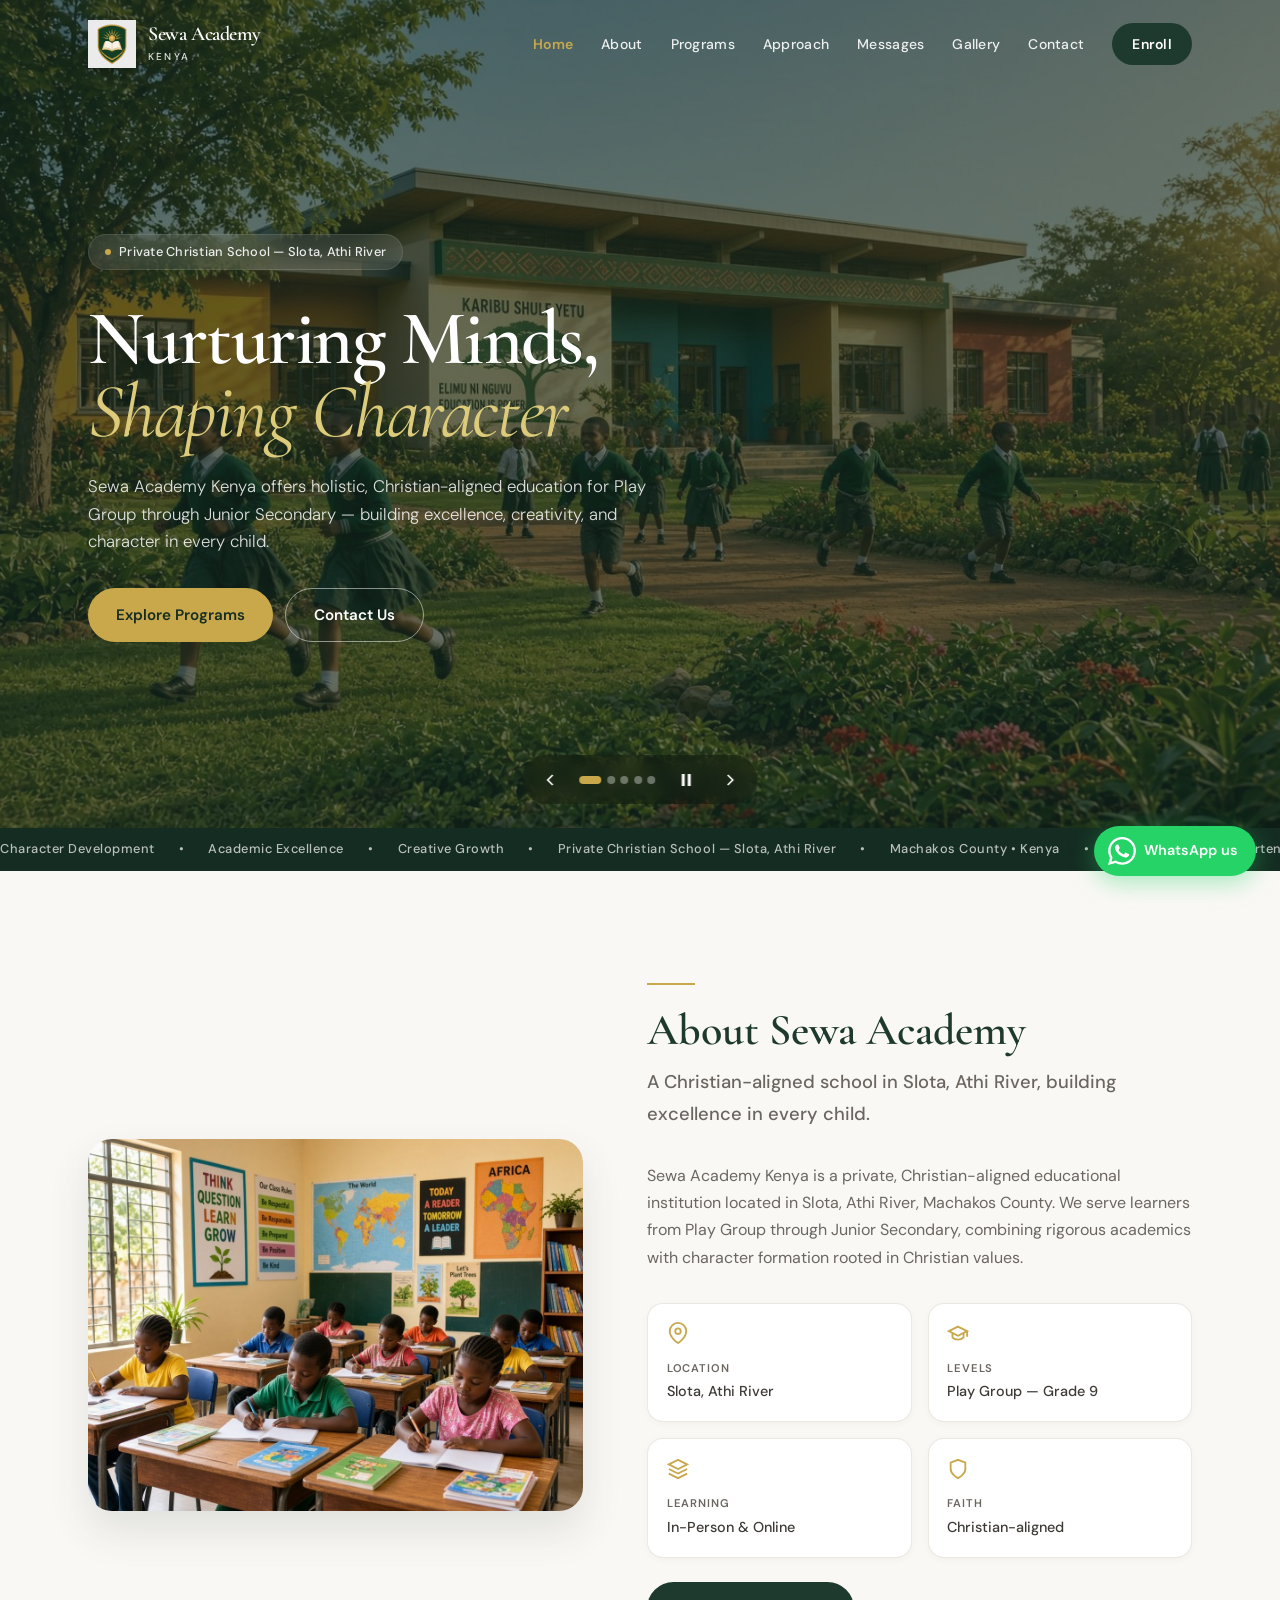
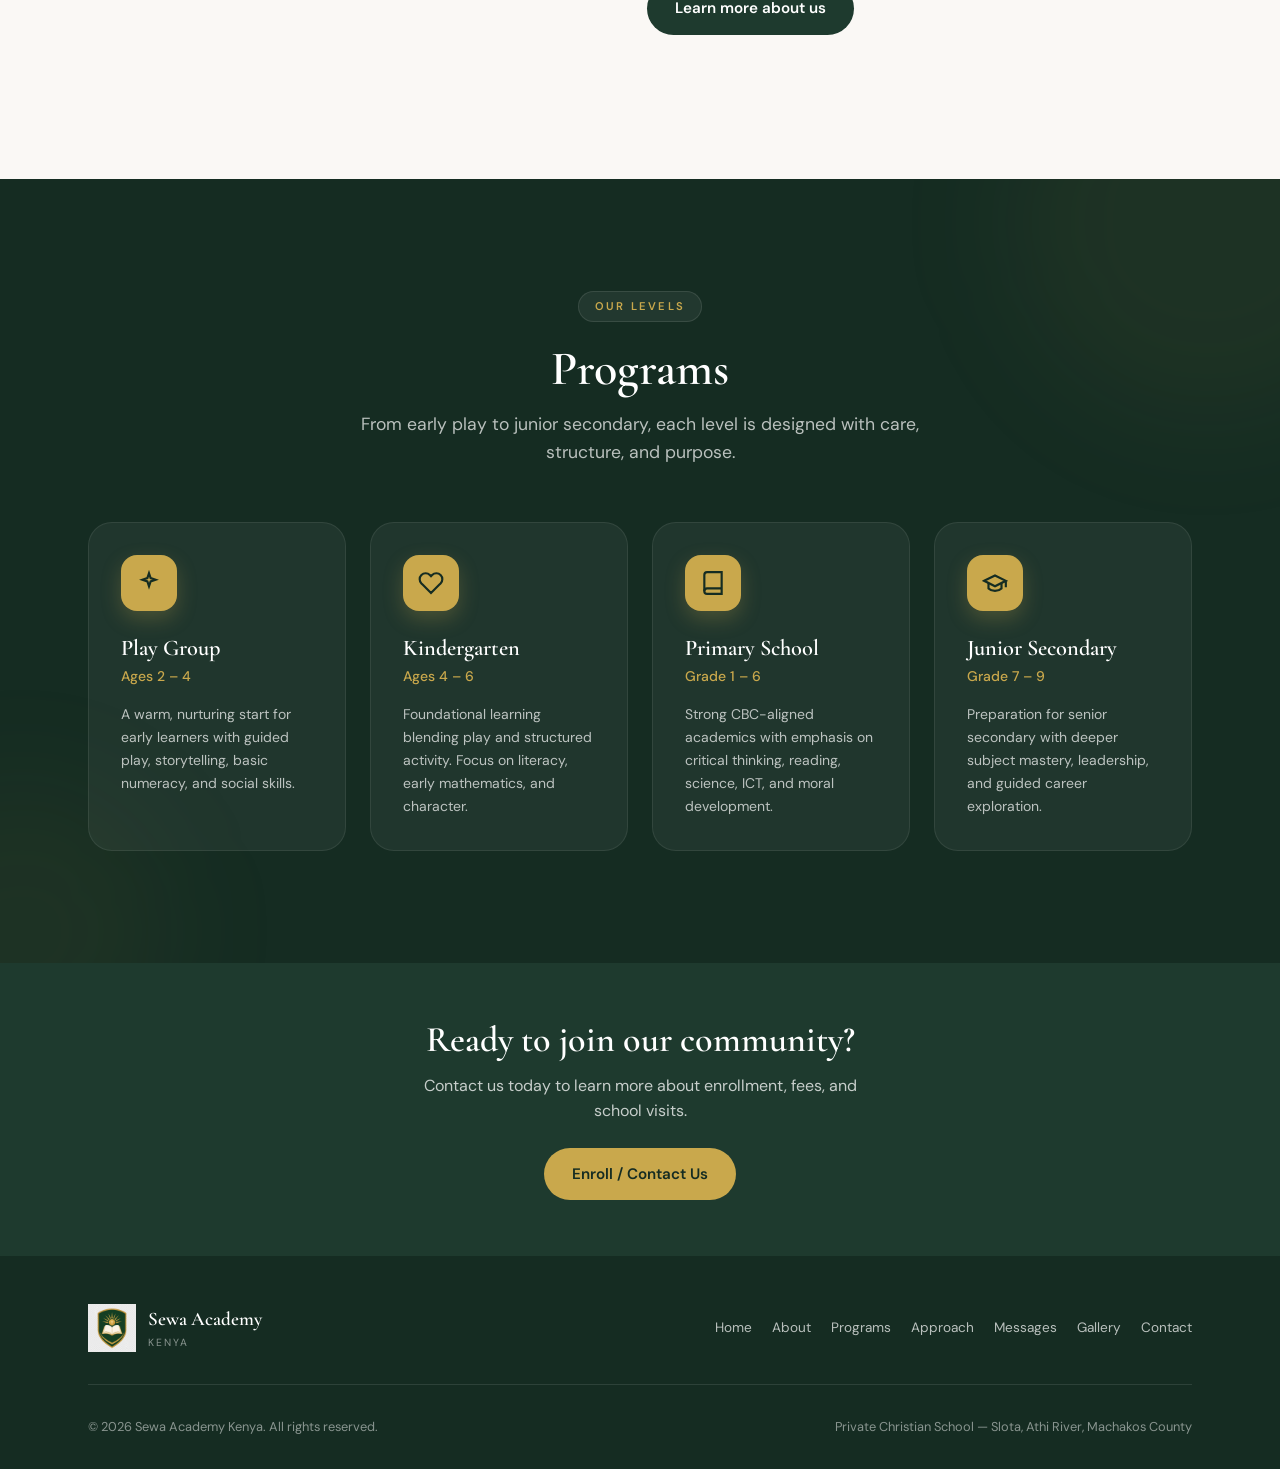
<file: index.html>
<!DOCTYPE html>
<html lang="en">
<head>
  <meta charset="UTF-8" />
  <meta name="viewport" content="width=device-width, initial-scale=1.0" />
  <meta name="description" content="Sewa Academy Kenya — Private Christian-aligned school in Slota, Athi River (Machakos County). Play Group, Kindergarten, Primary (Grade 1–6) and Junior Secondary (Grade 7–9). Holistic education, online learning and holiday camps." />
  <meta name="keywords" content="Sewa Academy Kenya, Sewa Academy Athi River, Slota Athi River school, private Christian school Kenya, Kindergarten Athi River, Primary School Grade 1-6, Junior Secondary Grade 7-9, online learning Kenya, holiday camps Athi River, best school Machakos County" />
  <meta name="author" content="Sewa Academy Kenya" />
  <meta name="robots" content="index, follow, max-image-preview:large, max-snippet:-1, max-video-preview:-1" />
  <link rel="canonical" href="https://sewaacademykenya.weebly.com/" />
  <meta property="og:title" content="Sewa Academy Kenya — Holistic Christian Education in Athi River" />
  <meta property="og:description" content="Private Christian school offering Play Group through Junior Secondary in Slota, Athi River. Holistic education, online learning, holiday camps." />
  <meta property="og:image" content="img/hero-school.jpg" />
  <meta property="og:url" content="https://sewaacademykenya.weebly.com/" />
  <meta property="og:type" content="website" />
  <meta property="og:locale" content="en_KE" />
  <meta property="og:site_name" content="Sewa Academy Kenya" />
  <meta name="twitter:card" content="summary_large_image" />
  <meta name="twitter:title" content="Sewa Academy Kenya — Holistic Christian Education" />
  <meta name="twitter:description" content="Private Christian school in Slota, Athi River. Play Group through Junior Secondary." />
  <meta name="twitter:image" content="img/hero-school.jpg" />
  <title>Sewa Academy Kenya — Holistic Christian Education | Slota, Athi River</title>
  <script type="application/ld+json">
  {"@context":"https://schema.org","@type":"School","name":"Sewa Academy Kenya","alternateName":"Sewa Academy Athi River","description":"Private Christian-aligned school in Slota, Athi River, Kenya offering Play Group through Junior Secondary.","url":"https://sewaacademykenya.weebly.com/","address":{"@type":"PostalAddress","streetAddress":"Slota","addressLocality":"Athi River","addressRegion":"Machakos County","addressCountry":"KE"},"geo":{"@type":"GeoCoordinates","latitude":"-1.48","longitude":"36.95"},"telephone":"+254795893804","image":"https://sewaacademykenya.weebly.com/img/hero-school.jpg"}
  </script>
  <link rel="preconnect" href="https://fonts.googleapis.com" />
  <link rel="preconnect" href="https://fonts.gstatic.com" crossorigin />
  <link href="https://fonts.googleapis.com/css2?family=Cormorant+Garamond:ital,wght@0,400;0,600;1,400&family=DM+Sans:ital,opsz,wght@0,9..40,300;0,9..40,400;0,9..40,500;0,9..40,600;1,9..40,400&display=swap" rel="stylesheet" />
  <link rel="stylesheet" href="styles.css" />
  <link rel="sitemap" type="application/xml" title="Sitemap" href="sitemap.xml" />
  <link rel="icon" type="image/png" href="img/sewa-academy-logo.png" />
</head>
<body>
  <a href="#main-content" class="skip-link">Skip to main content</a>
  <nav class="site-nav" id="site-nav" aria-label="Main navigation">
    <div class="nav-inner">
      <a href="index.html" class="nav-brand" aria-label="Sewa Academy Kenya home">
        <img src="img/sewa-academy-logo.png" alt="Sewa Academy logo" width="48" height="48" class="nav-logo" />
        <div class="nav-brand-text"><span class="nav-name">Sewa Academy</span><span class="nav-sub">Kenya</span></div>
      </a>
      <div class="nav-links" id="nav-links">
        <a href="index.html" class="active">Home</a>
        <a href="about.html">About</a>
        <a href="programs.html">Programs</a>
        <a href="approach.html">Approach</a>
        <a href="messages.html">Messages</a>
        <a href="gallery.html">Gallery</a>
        <a href="contact.html">Contact</a>
        <a href="contact.html" class="btn-enroll">Enroll</a>
      </div>
      <button type="button" class="nav-toggle" id="nav-toggle" aria-label="Open navigation menu" aria-expanded="false" aria-controls="nav-links"><span class="hamburger"></span></button>
    </div>
  </nav>

  <main id="main-content">
    <header class="hero" role="banner">
      <div class="hero-slides" role="region" aria-label="Sewa Academy photo slideshow" aria-roledescription="carousel">
        <img src="img/hero-school.jpg" alt="Sewa Academy campus in Athi River" class="hero-slide active" data-index="0" loading="eager" decoding="async" />
        <img src="img/students.jpg" alt="Sewa Academy learners enjoying time together" class="hero-slide" data-index="1" loading="lazy" decoding="async" />
        <img src="img/classroom.jpg" alt="A bright classroom ready for learning" class="hero-slide" data-index="2" loading="lazy" decoding="async" />
        <img src="img/arts-sports.jpg" alt="Learners exploring creative activities" class="hero-slide" data-index="3" loading="lazy" decoding="async" />
        <img src="img/holiday-camp.jpg" alt="Learners taking part in a holiday camp" class="hero-slide" data-index="4" loading="lazy" decoding="async" />
        <div class="hero-overlay"></div>
      </div>
      <div class="hero-content">
        <div class="hero-badge"><span class="badge-dot"></span> Private Christian School — Slota, Athi River</div>
        <h1 class="hero-title">Nurturing Minds,<br /><em>Shaping Character</em></h1>
        <p class="hero-lead">Sewa Academy Kenya offers holistic, Christian-aligned education for Play Group through Junior Secondary — building excellence, creativity, and character in every child.</p>
        <div class="hero-actions">
          <a href="programs.html" class="btn btn-gold">Explore Programs</a>
          <a href="contact.html" class="btn btn-outline">Contact Us</a>
        </div>
      </div>
      <div class="hero-controls">
        <button type="button" class="hero-btn" id="hero-prev" aria-label="Previous slide"><svg width="20" height="20" viewBox="0 0 24 24" fill="none" stroke="currentColor" stroke-width="2"><path d="M15 18l-6-6 6-6"/></svg></button>
        <div class="hero-dots" id="hero-dots" role="tablist" aria-label="Slide indicators"></div>
        <button type="button" class="hero-btn" id="hero-pause" aria-label="Pause slideshow">
          <svg class="icon-pause" width="18" height="18" viewBox="0 0 24 24" fill="currentColor"><rect x="6" y="4" width="4" height="16"/><rect x="14" y="4" width="4" height="16"/></svg>
          <svg class="icon-play" width="18" height="18" viewBox="0 0 24 24" fill="currentColor" style="display:none"><path d="M8 5v14l11-7z"/></svg>
        </button>
        <button type="button" class="hero-btn" id="hero-next" aria-label="Next slide"><svg width="20" height="20" viewBox="0 0 24 24" fill="none" stroke="currentColor" stroke-width="2"><path d="M9 18l6-6-6-6"/></svg></button>
      </div>
    </header>

    <div class="marquee" aria-hidden="true">
      <div class="marquee-track">
        <span>Character Development</span><span>•</span><span>Academic Excellence</span><span>•</span><span>Creative Growth</span><span>•</span>
        <span>Private Christian School — Slota, Athi River</span><span>•</span><span>Machakos County • Kenya</span><span>•</span>
        <span>Play Group • Kindergarten • Primary School Grade 1–6</span><span>•</span><span>Junior Secondary Grade 7–9</span><span>•</span>
        <span>Character Development</span><span>•</span><span>Academic Excellence</span><span>•</span><span>Creative Growth</span><span>•</span>
        <span>Private Christian School — Slota, Athi River</span><span>•</span><span>Machakos County • Kenya</span><span>•</span>
        <span>Play Group • Kindergarten • Primary School Grade 1–6</span><span>•</span><span>Junior Secondary Grade 7–9</span><span>•</span>
      </div>
    </div>

    <section class="section about">
      <div class="container">
        <div class="about-grid">
          <div class="about-image">
            <img src="img/classroom.jpg" alt="Bright classroom at Sewa Academy" width="600" height="400" loading="lazy" />
          </div>
          <div class="about-content">
            <div class="decorative-line"></div>
            <h2>About Sewa Academy</h2>
            <p class="section-lead">A Christian-aligned school in Slota, Athi River, building excellence in every child.</p>
            <p>Sewa Academy Kenya is a private, Christian-aligned educational institution located in Slota, Athi River, Machakos County. We serve learners from Play Group through Junior Secondary, combining rigorous academics with character formation rooted in Christian values.</p>
            <div class="about-stats">
              <div class="stat-card">
                <svg width="22" height="22" viewBox="0 0 24 24" fill="none" stroke="currentColor" stroke-width="2"><path d="M21 10c0 7-9 13-9 13s-9-6-9-13a9 9 0 0 1 18 0z"/><circle cx="12" cy="10" r="3"/></svg>
                <div class="stat-label">Location</div><div class="stat-value">Slota, Athi River</div>
              </div>
              <div class="stat-card">
                <svg width="22" height="22" viewBox="0 0 24 24" fill="none" stroke="currentColor" stroke-width="2"><path d="M22 10v6M2 10l10-5 10 5-10 5z"/><path d="M6 12v5c3 3 9 3 12 0v-5"/></svg>
                <div class="stat-label">Levels</div><div class="stat-value">Play Group — Grade 9</div>
              </div>
              <div class="stat-card">
                <svg width="22" height="22" viewBox="0 0 24 24" fill="none" stroke="currentColor" stroke-width="2"><path d="M12 2L2 7l10 5 10-5-10-5z"/><path d="M2 17l10 5 10-5"/><path d="M2 12l10 5 10-5"/></svg>
                <div class="stat-label">Learning</div><div class="stat-value">In-Person &amp; Online</div>
              </div>
              <div class="stat-card">
                <svg width="22" height="22" viewBox="0 0 24 24" fill="none" stroke="currentColor" stroke-width="2"><path d="M12 22s8-4 8-10V5l-8-3-8 3v7c0 6 8 10 8 10z"/></svg>
                <div class="stat-label">Faith</div><div class="stat-value">Christian-aligned</div>
              </div>
            </div>
            <p style="margin-top:1.5rem"><a href="about.html" class="btn btn-forest">Learn more about us</a></p>
          </div>
        </div>
      </div>
    </section>

    <section class="section programs">
      <div class="container">
        <div class="section-header center light">
          <span class="section-tag">Our Levels</span>
          <h2>Programs</h2>
          <p>From early play to junior secondary, each level is designed with care, structure, and purpose.</p>
        </div>
        <div class="programs-grid">
          <a href="programs.html" class="program-card">
            <div class="program-icon"><svg width="26" height="26" viewBox="0 0 24 24" fill="none" stroke="currentColor" stroke-width="2"><path d="M12 3l1.5 4.5L18 9l-4.5 1.5L12 15l-1.5-4.5L6 9l4.5-1.5L12 3z"/></svg></div>
            <h3>Play Group</h3><div class="program-age">Ages 2 – 4</div>
            <p>A warm, nurturing start for early learners with guided play, storytelling, basic numeracy, and social skills.</p>
          </a>
          <a href="programs.html" class="program-card">
            <div class="program-icon"><svg width="26" height="26" viewBox="0 0 24 24" fill="none" stroke="currentColor" stroke-width="2"><path d="M20.84 4.61a5.5 5.5 0 0 0-7.78 0L12 5.67l-1.06-1.06a5.5 5.5 0 0 0-7.78 7.78l1.06 1.06L12 21.23l7.78-7.78 1.06-1.06a5.5 5.5 0 0 0 0-7.78z"/></svg></div>
            <h3>Kindergarten</h3><div class="program-age">Ages 4 – 6</div>
            <p>Foundational learning blending play and structured activity. Focus on literacy, early mathematics, and character.</p>
          </a>
          <a href="programs.html" class="program-card">
            <div class="program-icon"><svg width="26" height="26" viewBox="0 0 24 24" fill="none" stroke="currentColor" stroke-width="2"><path d="M4 19.5A2.5 2.5 0 0 1 6.5 17H20"/><path d="M6.5 2H20v20H6.5A2.5 2.5 0 0 1 4 19.5v-15A2.5 2.5 0 0 1 6.5 2z"/></svg></div>
            <h3>Primary School</h3><div class="program-age">Grade 1 – 6</div>
            <p>Strong CBC-aligned academics with emphasis on critical thinking, reading, science, ICT, and moral development.</p>
          </a>
          <a href="programs.html" class="program-card">
            <div class="program-icon"><svg width="26" height="26" viewBox="0 0 24 24" fill="none" stroke="currentColor" stroke-width="2"><path d="M22 10v6M2 10l10-5 10 5-10 5z"/><path d="M6 12v5c3 3 9 3 12 0v-5"/></svg></div>
            <h3>Junior Secondary</h3><div class="program-age">Grade 7 – 9</div>
            <p>Preparation for senior secondary with deeper subject mastery, leadership, and guided career exploration.</p>
          </a>
        </div>
      </div>
    </section>

    <div class="cta-band">
      <div class="container">
        <h2>Ready to join our community?</h2>
        <p>Contact us today to learn more about enrollment, fees, and school visits.</p>
        <a href="contact.html" class="btn btn-gold">Enroll / Contact Us</a>
      </div>
    </div>
  </main>

  <footer class="site-footer">
    <div class="container">
      <div class="footer-top">
        <div class="footer-brand">
          <img src="img/sewa-academy-logo.png" alt="Sewa Academy logo" width="48" height="48" />
          <div><div class="footer-name">Sewa Academy</div><div class="footer-sub">Kenya</div></div>
        </div>
        <nav class="footer-nav" aria-label="Footer navigation">
          <a href="index.html">Home</a><a href="about.html">About</a><a href="programs.html">Programs</a>
          <a href="approach.html">Approach</a><a href="messages.html">Messages</a>
          <a href="gallery.html">Gallery</a><a href="contact.html">Contact</a>
        </nav>
      </div>
      <div class="footer-bottom">
        <p>&copy; <span id="year"></span> Sewa Academy Kenya. All rights reserved.</p>
        <p>Private Christian School — Slota, Athi River, Machakos County</p>
      </div>
    </div>
  </footer>
  <a href="https://wa.me/254795893804" class="whatsapp-float" target="_blank" rel="noopener noreferrer" aria-label="Chat with us on WhatsApp">
    <svg width="28" height="28" viewBox="0 0 24 24" fill="currentColor"><path d="M17.472 14.382c-.297-.149-1.758-.867-2.03-.967-.273-.099-.471-.148-.67.15-.197.297-.767.966-.94 1.164-.173.199-.347.223-.644.075-.297-.15-1.255-.463-2.39-1.475-.883-.788-1.48-1.761-1.653-2.059-.173-.297-.018-.458.13-.606.134-.133.298-.347.446-.52.149-.174.198-.298.298-.497.099-.198.05-.371-.025-.52-.075-.149-.669-1.612-.916-2.207-.242-.579-.487-.5-.669-.51-.173-.008-.371-.01-.57-.01-.198 0-.52.074-.792.372-.272.297-1.04 1.016-1.04 2.479 0 1.462 1.065 2.875 1.213 3.074.149.198 2.096 3.2 5.077 4.487.709.306 1.262.489 1.694.625.712.227 1.36.195 1.871.118.571-.085 1.758-.719 2.006-1.413.248-.694.248-1.289.173-1.413-.074-.124-.272-.198-.57-.347m-5.421 7.403h-.004a9.87 9.87 0 01-5.031-1.378l-.361-.214-3.741.982.998-3.648-.235-.374a9.86 9.86 0 01-1.51-5.26c.001-5.45 4.436-9.884 9.888-9.884 2.64 0 5.122 1.03 6.988 2.898a9.825 9.825 0 012.893 6.994c-.003 5.45-4.435 9.884-9.885 9.884m8.413-18.297A11.815 11.815 0 0012.05 0C5.495 0 .16 5.335.157 11.892c0 2.096.547 4.142 1.588 5.945L.057 24l6.305-1.654a11.882 11.882 0 005.683 1.448h.005c6.554 0 11.89-5.335 11.893-11.893a11.821 11.821 0 00-3.48-8.413z"/></svg>
    <span>WhatsApp us</span>
  </a>
  <script src="script.js"></script>
</body>
</html>
</file>
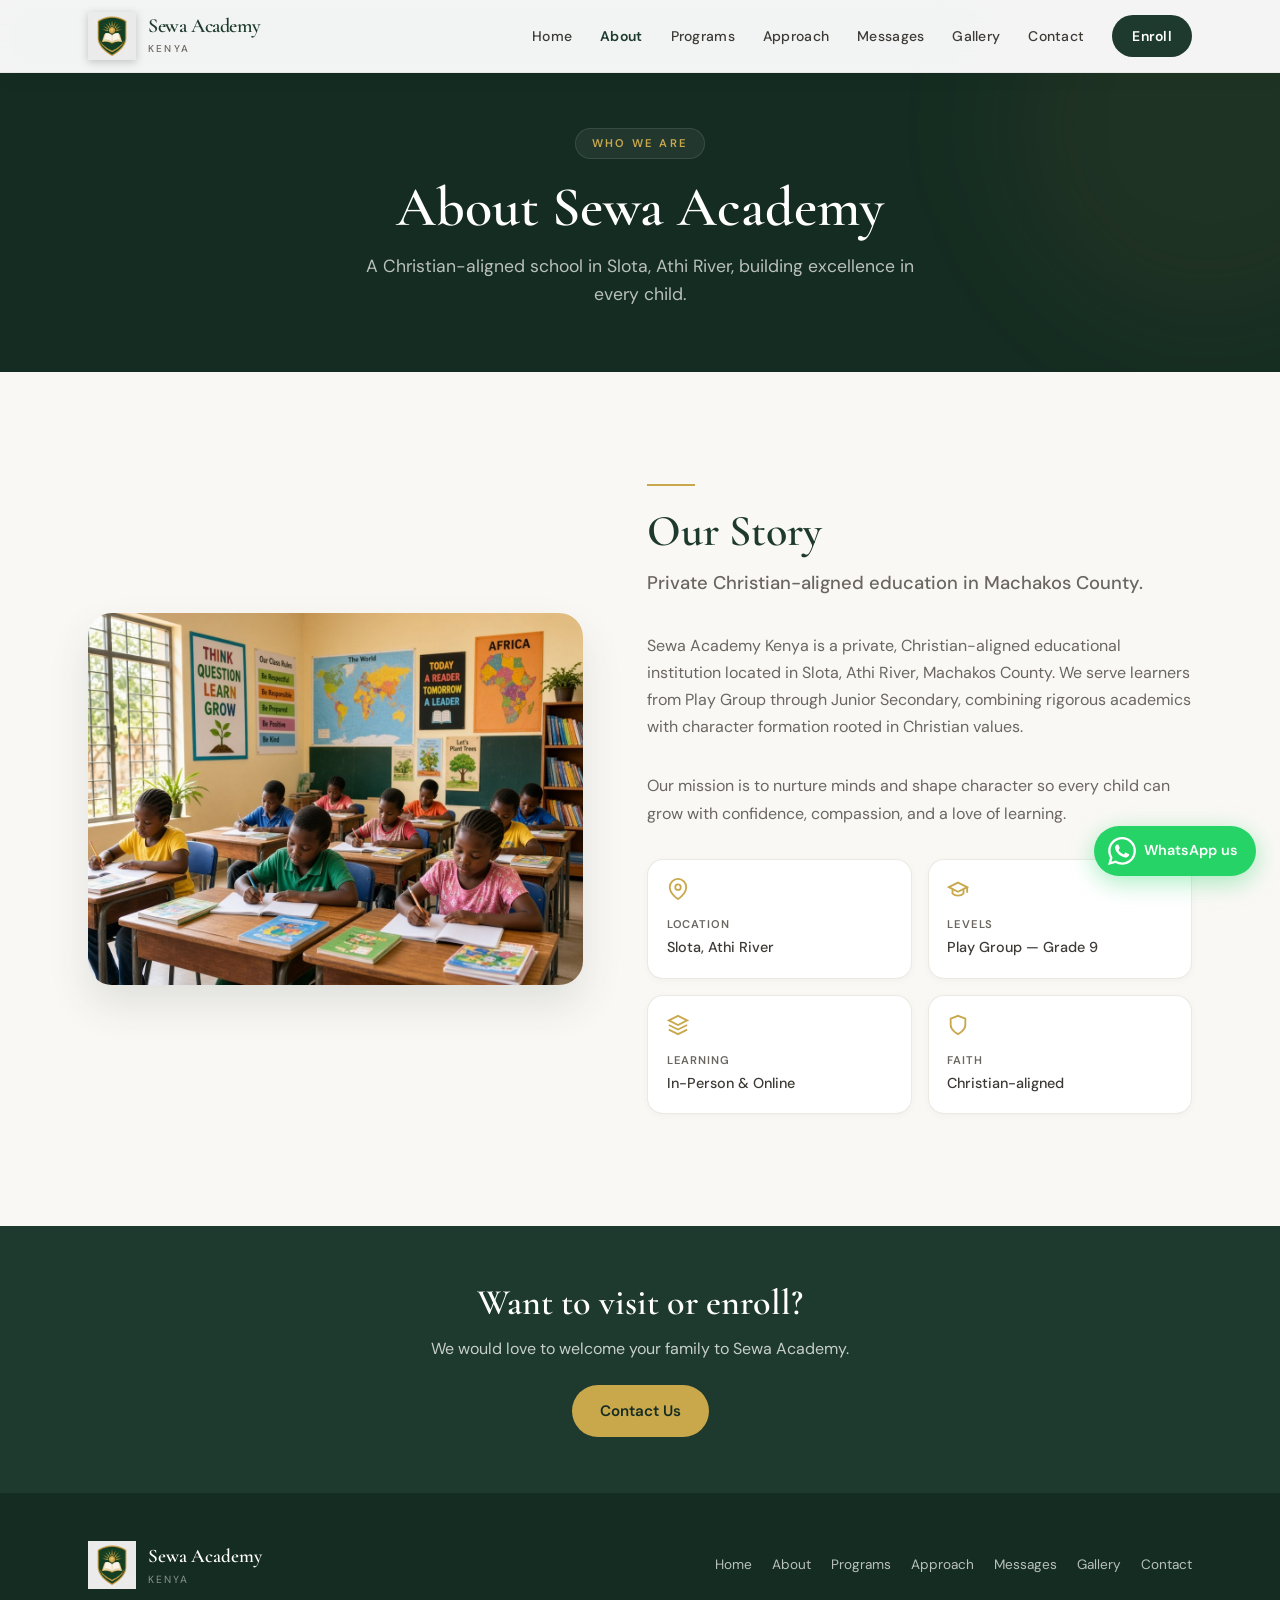
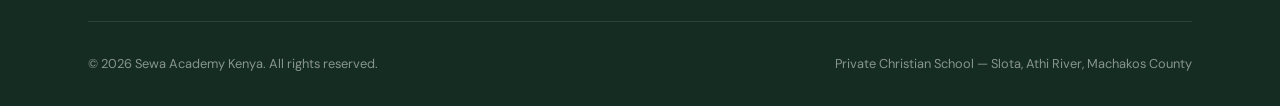
<file: about.html>
<!DOCTYPE html>
<html lang="en">
<head>
  <meta charset="UTF-8" />
  <meta name="viewport" content="width=device-width, initial-scale=1.0" />
  <meta name="description" content="About Sewa Academy Kenya — a private Christian-aligned school in Slota, Athi River, Machakos County. Holistic education from Play Group to Junior Secondary." />
  <meta name="keywords" content="About Sewa Academy, Sewa Academy Kenya, private Christian school Athi River, Slota school" />
  <meta name="robots" content="index, follow" />
  <link rel="canonical" href="https://sewaacademykenya.weebly.com/about.html" />
  <meta property="og:title" content="About Sewa Academy Kenya" />
  <meta property="og:description" content="A Christian-aligned school in Slota, Athi River, building excellence in every child." />
  <meta property="og:image" content="img/classroom.jpg" />
  <meta property="og:url" content="https://sewaacademykenya.weebly.com/about.html" />
  <meta property="og:type" content="website" />
  <title>About Us — Sewa Academy Kenya | Slota, Athi River</title>
  <link rel="preconnect" href="https://fonts.googleapis.com" />
  <link rel="preconnect" href="https://fonts.gstatic.com" crossorigin />
  <link href="https://fonts.googleapis.com/css2?family=Cormorant+Garamond:ital,wght@0,400;0,600;1,400&family=DM+Sans:ital,opsz,wght@0,9..40,300;0,9..40,400;0,9..40,500;0,9..40,600;1,9..40,400&display=swap" rel="stylesheet" />
  <link rel="stylesheet" href="styles.css" />
  <link rel="icon" type="image/png" href="img/sewa-academy-logo.png" />
</head>
<body class="page-inner">
  <a href="#main-content" class="skip-link">Skip to main content</a>
  <nav class="site-nav nav-solid" id="site-nav" aria-label="Main navigation">
    <div class="nav-inner">
      <a href="index.html" class="nav-brand" aria-label="Sewa Academy Kenya home">
        <img src="img/sewa-academy-logo.png" alt="Sewa Academy logo" width="48" height="48" class="nav-logo" />
        <div class="nav-brand-text"><span class="nav-name">Sewa Academy</span><span class="nav-sub">Kenya</span></div>
      </a>
      <div class="nav-links" id="nav-links">
        <a href="index.html">Home</a>
        <a href="about.html" class="active">About</a>
        <a href="programs.html">Programs</a>
        <a href="approach.html">Approach</a>
        <a href="messages.html">Messages</a>
        <a href="gallery.html">Gallery</a>
        <a href="contact.html">Contact</a>
        <a href="contact.html" class="btn-enroll">Enroll</a>
      </div>
      <button type="button" class="nav-toggle" id="nav-toggle" aria-label="Open navigation menu" aria-expanded="false" aria-controls="nav-links"><span class="hamburger"></span></button>
    </div>
  </nav>

  <main id="main-content">
    <header class="page-hero">
      <div class="container">
        <span class="section-tag">Who We Are</span>
        <h1>About Sewa Academy</h1>
        <p>A Christian-aligned school in Slota, Athi River, building excellence in every child.</p>
      </div>
    </header>

    <section class="section about">
      <div class="container">
        <div class="about-grid">
          <div class="about-image">
            <img src="img/classroom.jpg" alt="Bright classroom at Sewa Academy with educational posters" width="600" height="400" loading="lazy" />
          </div>
          <div class="about-content">
            <div class="decorative-line"></div>
            <h2>Our Story</h2>
            <p class="section-lead">Private Christian-aligned education in Machakos County.</p>
            <p>Sewa Academy Kenya is a private, Christian-aligned educational institution located in Slota, Athi River, Machakos County. We serve learners from Play Group through Junior Secondary, combining rigorous academics with character formation rooted in Christian values.</p>
            <p>Our mission is to nurture minds and shape character so every child can grow with confidence, compassion, and a love of learning.</p>
            <div class="about-stats">
              <div class="stat-card">
                <svg width="22" height="22" viewBox="0 0 24 24" fill="none" stroke="currentColor" stroke-width="2"><path d="M21 10c0 7-9 13-9 13s-9-6-9-13a9 9 0 0 1 18 0z"/><circle cx="12" cy="10" r="3"/></svg>
                <div class="stat-label">Location</div><div class="stat-value">Slota, Athi River</div>
              </div>
              <div class="stat-card">
                <svg width="22" height="22" viewBox="0 0 24 24" fill="none" stroke="currentColor" stroke-width="2"><path d="M22 10v6M2 10l10-5 10 5-10 5z"/><path d="M6 12v5c3 3 9 3 12 0v-5"/></svg>
                <div class="stat-label">Levels</div><div class="stat-value">Play Group — Grade 9</div>
              </div>
              <div class="stat-card">
                <svg width="22" height="22" viewBox="0 0 24 24" fill="none" stroke="currentColor" stroke-width="2"><path d="M12 2L2 7l10 5 10-5-10-5z"/><path d="M2 17l10 5 10-5"/><path d="M2 12l10 5 10-5"/></svg>
                <div class="stat-label">Learning</div><div class="stat-value">In-Person &amp; Online</div>
              </div>
              <div class="stat-card">
                <svg width="22" height="22" viewBox="0 0 24 24" fill="none" stroke="currentColor" stroke-width="2"><path d="M12 22s8-4 8-10V5l-8-3-8 3v7c0 6 8 10 8 10z"/></svg>
                <div class="stat-label">Faith</div><div class="stat-value">Christian-aligned</div>
              </div>
            </div>
          </div>
        </div>
      </div>
    </section>

    <div class="cta-band">
      <div class="container">
        <h2>Want to visit or enroll?</h2>
        <p>We would love to welcome your family to Sewa Academy.</p>
        <a href="contact.html" class="btn btn-gold">Contact Us</a>
      </div>
    </div>
  </main>

  <footer class="site-footer">
    <div class="container">
      <div class="footer-top">
        <div class="footer-brand">
          <img src="img/sewa-academy-logo.png" alt="Sewa Academy logo" width="48" height="48" />
          <div><div class="footer-name">Sewa Academy</div><div class="footer-sub">Kenya</div></div>
        </div>
        <nav class="footer-nav" aria-label="Footer navigation">
          <a href="index.html">Home</a><a href="about.html">About</a><a href="programs.html">Programs</a>
          <a href="approach.html">Approach</a><a href="messages.html">Messages</a>
          <a href="gallery.html">Gallery</a><a href="contact.html">Contact</a>
        </nav>
      </div>
      <div class="footer-bottom">
        <p>&copy; <span id="year"></span> Sewa Academy Kenya. All rights reserved.</p>
        <p>Private Christian School — Slota, Athi River, Machakos County</p>
      </div>
    </div>
  </footer>
  <a href="https://wa.me/254795893804" class="whatsapp-float" target="_blank" rel="noopener noreferrer" aria-label="Chat with us on WhatsApp">
    <svg width="28" height="28" viewBox="0 0 24 24" fill="currentColor"><path d="M17.472 14.382c-.297-.149-1.758-.867-2.03-.967-.273-.099-.471-.148-.67.15-.197.297-.767.966-.94 1.164-.173.199-.347.223-.644.075-.297-.15-1.255-.463-2.39-1.475-.883-.788-1.48-1.761-1.653-2.059-.173-.297-.018-.458.13-.606.134-.133.298-.347.446-.52.149-.174.198-.298.298-.497.099-.198.05-.371-.025-.52-.075-.149-.669-1.612-.916-2.207-.242-.579-.487-.5-.669-.51-.173-.008-.371-.01-.57-.01-.198 0-.52.074-.792.372-.272.297-1.04 1.016-1.04 2.479 0 1.462 1.065 2.875 1.213 3.074.149.198 2.096 3.2 5.077 4.487.709.306 1.262.489 1.694.625.712.227 1.36.195 1.871.118.571-.085 1.758-.719 2.006-1.413.248-.694.248-1.289.173-1.413-.074-.124-.272-.198-.57-.347m-5.421 7.403h-.004a9.87 9.87 0 01-5.031-1.378l-.361-.214-3.741.982.998-3.648-.235-.374a9.86 9.86 0 01-1.51-5.26c.001-5.45 4.436-9.884 9.888-9.884 2.64 0 5.122 1.03 6.988 2.898a9.825 9.825 0 012.893 6.994c-.003 5.45-4.435 9.884-9.885 9.884m8.413-18.297A11.815 11.815 0 0012.05 0C5.495 0 .16 5.335.157 11.892c0 2.096.547 4.142 1.588 5.945L.057 24l6.305-1.654a11.882 11.882 0 005.683 1.448h.005c6.554 0 11.89-5.335 11.893-11.893a11.821 11.821 0 00-3.48-8.413z"/></svg>
    <span>WhatsApp us</span>
  </a>
  <script src="script.js"></script>
</body>
</html>
</file>
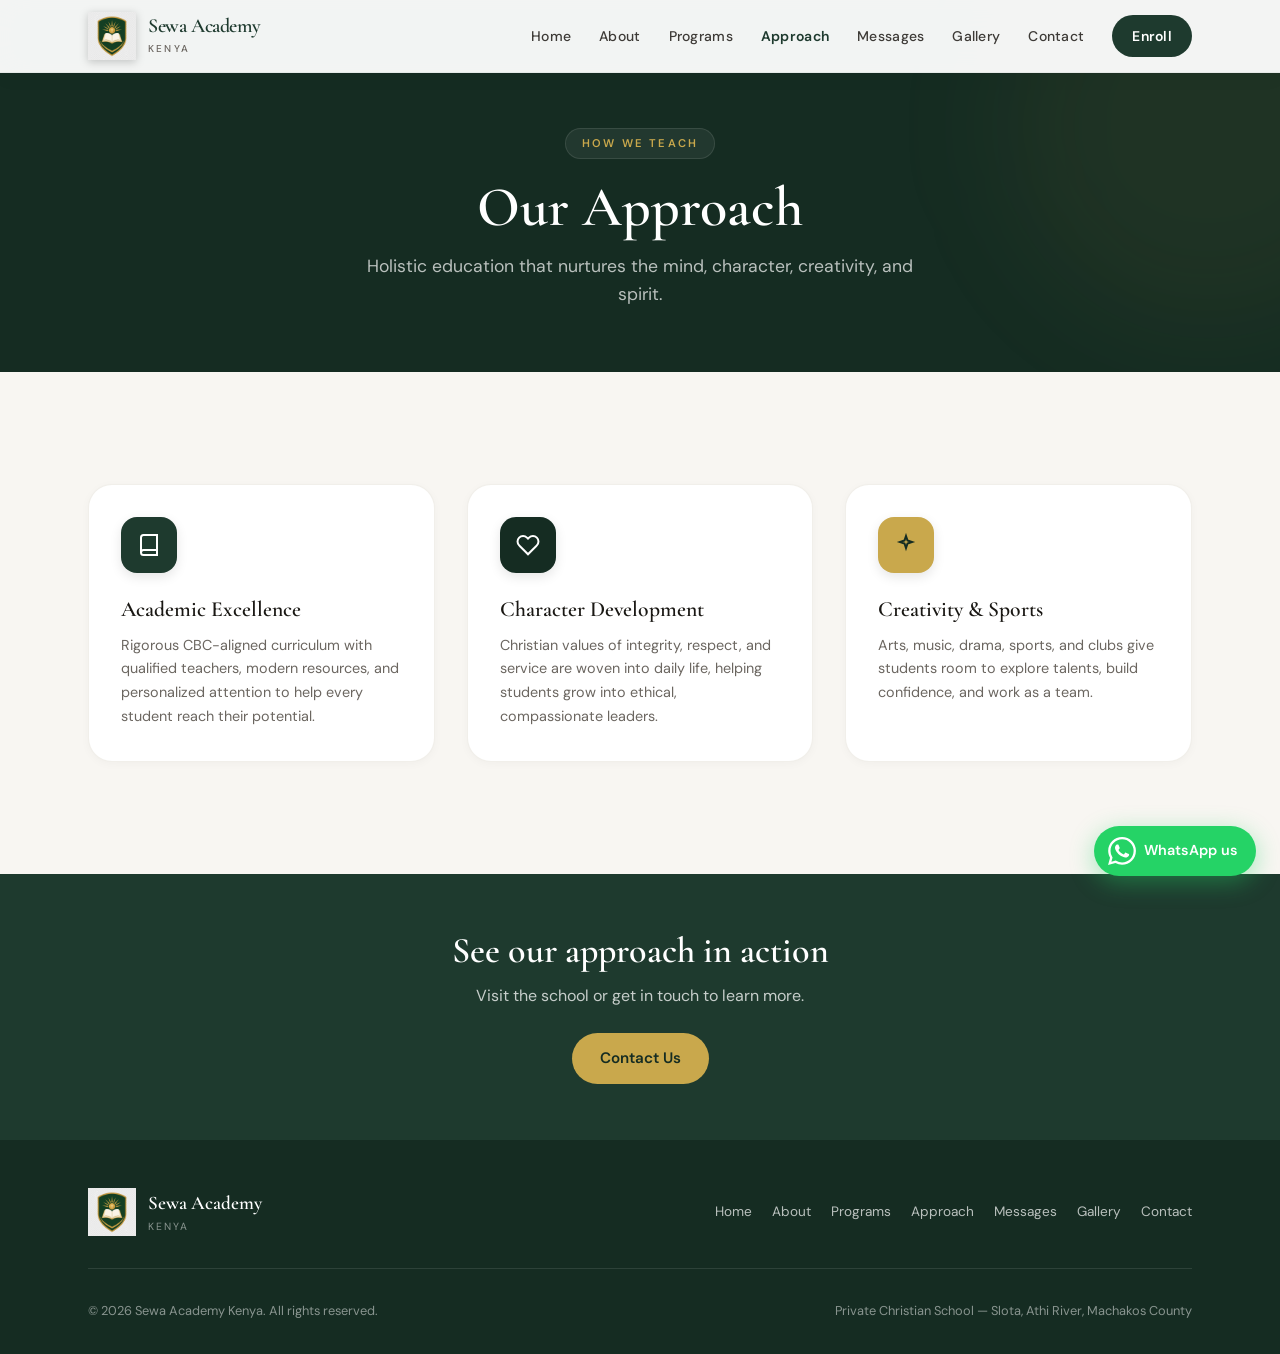
<file: approach.html>
<!DOCTYPE html>
<html lang="en">
<head>
  <meta charset="UTF-8" />
  <meta name="viewport" content="width=device-width, initial-scale=1.0" />
  <meta name="description" content="Our Approach at Sewa Academy Kenya — academic excellence, character development, creativity and sports. Holistic Christian-aligned education." />
  <meta name="robots" content="index, follow" />
  <link rel="canonical" href="https://sewaacademykenya.weebly.com/approach.html" />
  <meta property="og:title" content="Our Approach — Sewa Academy Kenya" />
  <meta property="og:description" content="Holistic education that nurtures the mind, character, creativity, and spirit." />
  <meta property="og:url" content="https://sewaacademykenya.weebly.com/approach.html" />
  <title>Our Approach — Sewa Academy Kenya</title>
  <link rel="preconnect" href="https://fonts.googleapis.com" />
  <link rel="preconnect" href="https://fonts.gstatic.com" crossorigin />
  <link href="https://fonts.googleapis.com/css2?family=Cormorant+Garamond:ital,wght@0,400;0,600;1,400&family=DM+Sans:ital,opsz,wght@0,9..40,300;0,9..40,400;0,9..40,500;0,9..40,600;1,9..40,400&display=swap" rel="stylesheet" />
  <link rel="stylesheet" href="styles.css" />
  <link rel="icon" type="image/png" href="img/sewa-academy-logo.png" />
</head>
<body class="page-inner">
  <a href="#main-content" class="skip-link">Skip to main content</a>
  <nav class="site-nav nav-solid" id="site-nav" aria-label="Main navigation">
    <div class="nav-inner">
      <a href="index.html" class="nav-brand" aria-label="Sewa Academy Kenya home">
        <img src="img/sewa-academy-logo.png" alt="Sewa Academy logo" width="48" height="48" class="nav-logo" />
        <div class="nav-brand-text"><span class="nav-name">Sewa Academy</span><span class="nav-sub">Kenya</span></div>
      </a>
      <div class="nav-links" id="nav-links">
        <a href="index.html">Home</a>
        <a href="about.html">About</a>
        <a href="programs.html">Programs</a>
        <a href="approach.html" class="active">Approach</a>
        <a href="messages.html">Messages</a>
        <a href="gallery.html">Gallery</a>
        <a href="contact.html">Contact</a>
        <a href="contact.html" class="btn-enroll">Enroll</a>
      </div>
      <button type="button" class="nav-toggle" id="nav-toggle" aria-label="Open navigation menu" aria-expanded="false" aria-controls="nav-links"><span class="hamburger"></span></button>
    </div>
  </nav>
  <main id="main-content">
    <header class="page-hero">
      <div class="container">
        <span class="section-tag">How We Teach</span>
        <h1>Our Approach</h1>
        <p>Holistic education that nurtures the mind, character, creativity, and spirit.</p>
      </div>
    </header>
    <section class="section approach">
      <div class="container">
        <div class="approach-grid">
          <article class="approach-card">
            <div class="approach-icon forest"><svg width="24" height="24" viewBox="0 0 24 24" fill="none" stroke="currentColor" stroke-width="2"><path d="M4 19.5A2.5 2.5 0 0 1 6.5 17H20"/><path d="M6.5 2H20v20H6.5A2.5 2.5 0 0 1 4 19.5v-15A2.5 2.5 0 0 1 6.5 2z"/></svg></div>
            <h3>Academic Excellence</h3>
            <p>Rigorous CBC-aligned curriculum with qualified teachers, modern resources, and personalized attention to help every student reach their potential.</p>
          </article>
          <article class="approach-card">
            <div class="approach-icon deep"><svg width="24" height="24" viewBox="0 0 24 24" fill="none" stroke="currentColor" stroke-width="2"><path d="M20.84 4.61a5.5 5.5 0 0 0-7.78 0L12 5.67l-1.06-1.06a5.5 5.5 0 0 0-7.78 7.78l1.06 1.06L12 21.23l7.78-7.78 1.06-1.06a5.5 5.5 0 0 0 0-7.78z"/></svg></div>
            <h3>Character Development</h3>
            <p>Christian values of integrity, respect, and service are woven into daily life, helping students grow into ethical, compassionate leaders.</p>
          </article>
          <article class="approach-card">
            <div class="approach-icon gold"><svg width="24" height="24" viewBox="0 0 24 24" fill="none" stroke="currentColor" stroke-width="2"><path d="M12 3l1.5 4.5L18 9l-4.5 1.5L12 15l-1.5-4.5L6 9l4.5-1.5L12 3z"/></svg></div>
            <h3>Creativity &amp; Sports</h3>
            <p>Arts, music, drama, sports, and clubs give students room to explore talents, build confidence, and work as a team.</p>
          </article>
        </div>
      </div>
    </section>
    <div class="cta-band"><div class="container"><h2>See our approach in action</h2><p>Visit the school or get in touch to learn more.</p><a href="contact.html" class="btn btn-gold">Contact Us</a></div></div>
  </main>
  <footer class="site-footer"><div class="container"><div class="footer-top"><div class="footer-brand"><img src="img/sewa-academy-logo.png" alt="Sewa Academy logo" width="48" height="48" /><div><div class="footer-name">Sewa Academy</div><div class="footer-sub">Kenya</div></div></div><nav class="footer-nav" aria-label="Footer navigation"><a href="index.html">Home</a><a href="about.html">About</a><a href="programs.html">Programs</a><a href="approach.html">Approach</a><a href="messages.html">Messages</a><a href="gallery.html">Gallery</a><a href="contact.html">Contact</a></nav></div><div class="footer-bottom"><p>&copy; <span id="year"></span> Sewa Academy Kenya. All rights reserved.</p><p>Private Christian School — Slota, Athi River, Machakos County</p></div></div></footer>
  <a href="https://wa.me/254795893804" class="whatsapp-float" target="_blank" rel="noopener noreferrer" aria-label="Chat on WhatsApp"><svg width="28" height="28" viewBox="0 0 24 24" fill="currentColor"><path d="M17.472 14.382c-.297-.149-1.758-.867-2.03-.967-.273-.099-.471-.148-.67.15-.197.297-.767.966-.94 1.164-.173.199-.347.223-.644.075-.297-.15-1.255-.463-2.39-1.475-.883-.788-1.48-1.761-1.653-2.059-.173-.297-.018-.458.13-.606.134-.133.298-.347.446-.52.149-.174.198-.298.298-.497.099-.198.05-.371-.025-.52-.075-.149-.669-1.612-.916-2.207-.242-.579-.487-.5-.669-.51-.173-.008-.371-.01-.57-.01-.198 0-.52.074-.792.372-.272.297-1.04 1.016-1.04 2.479 0 1.462 1.065 2.875 1.213 3.074.149.198 2.096 3.2 5.077 4.487.709.306 1.262.489 1.694.625.712.227 1.36.195 1.871.118.571-.085 1.758-.719 2.006-1.413.248-.694.248-1.289.173-1.413-.074-.124-.272-.198-.57-.347m-5.421 7.403h-.004a9.87 9.87 0 01-5.031-1.378l-.361-.214-3.741.982.998-3.648-.235-.374a9.86 9.86 0 01-1.51-5.26c.001-5.45 4.436-9.884 9.888-9.884 2.64 0 5.122 1.03 6.988 2.898a9.825 9.825 0 012.893 6.994c-.003 5.45-4.435 9.884-9.885 9.884m8.413-18.297A11.815 11.815 0 0012.05 0C5.495 0 .16 5.335.157 11.892c0 2.096.547 4.142 1.588 5.945L.057 24l6.305-1.654a11.882 11.882 0 005.683 1.448h.005c6.554 0 11.89-5.335 11.893-11.893a11.821 11.821 0 00-3.48-8.413z"/></svg><span>WhatsApp us</span></a>
  <script src="script.js"></script>
</body>
</html>
</file>
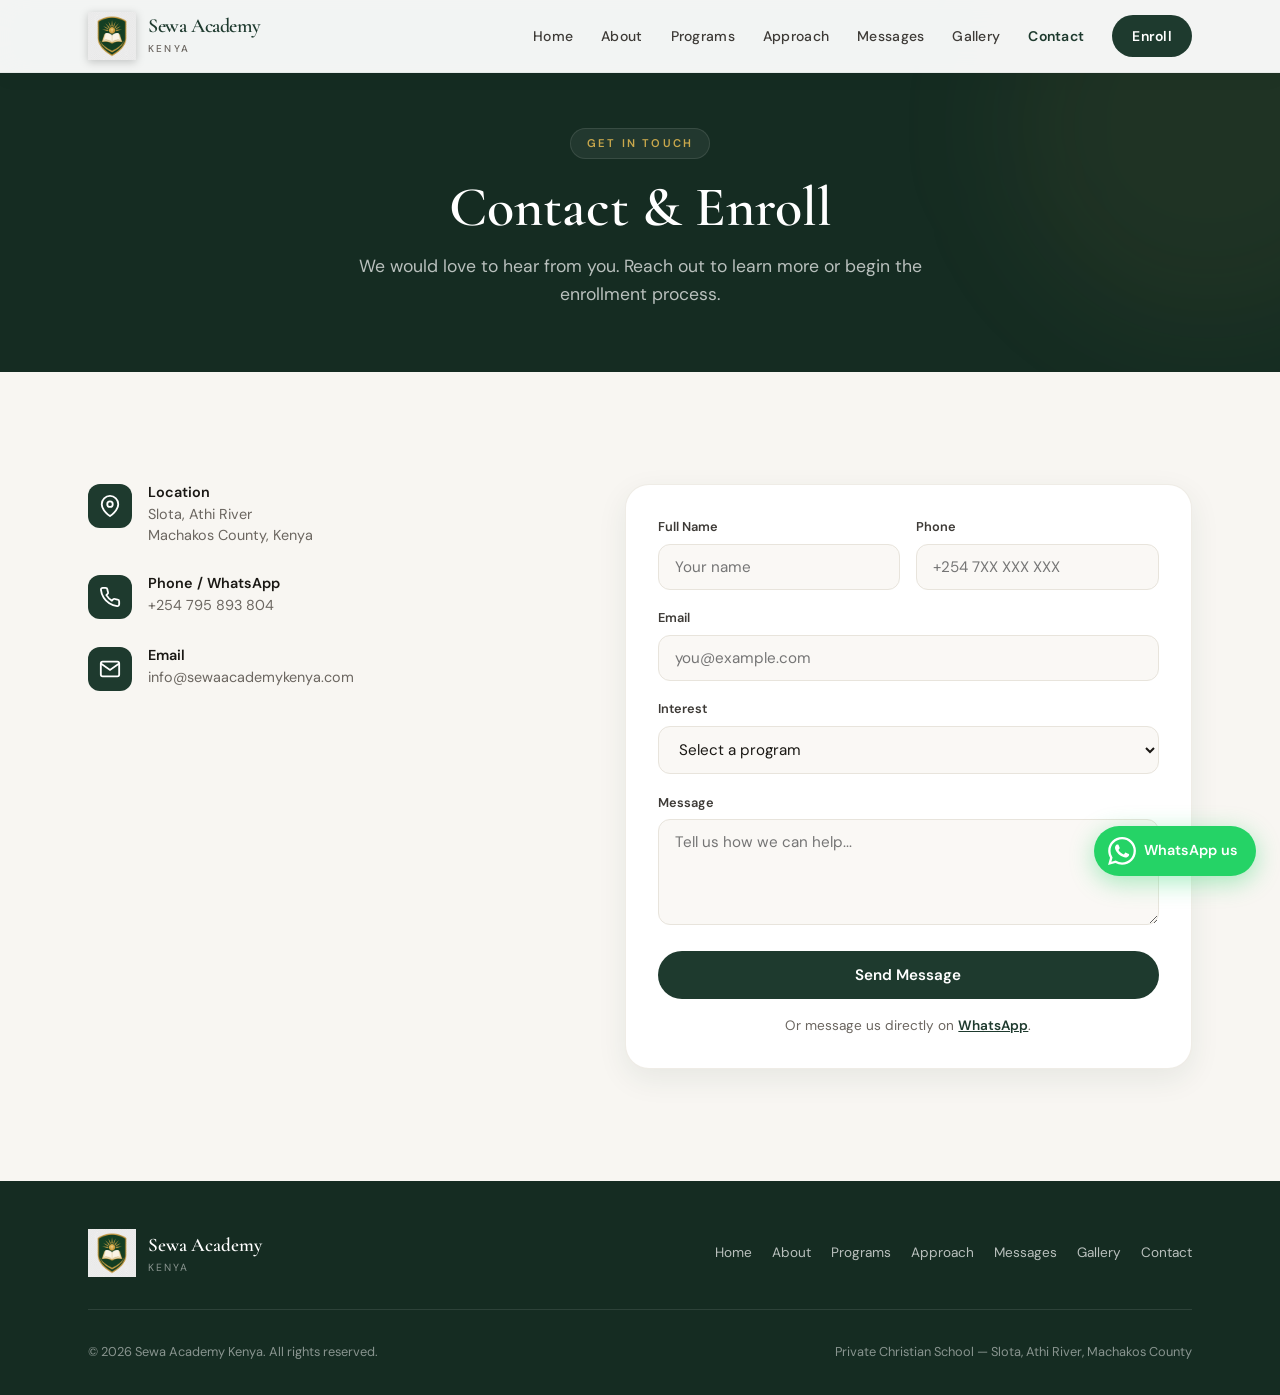
<file: contact.html>
<!DOCTYPE html>
<html lang="en">
<head>
  <meta charset="UTF-8" />
  <meta name="viewport" content="width=device-width, initial-scale=1.0" />
  <meta name="description" content="Contact Sewa Academy Kenya in Slota, Athi River. Phone +254 795 893 804. Enroll for Play Group through Junior Secondary." />
  <meta name="robots" content="index, follow" />
  <link rel="canonical" href="https://sewaacademykenya.weebly.com/contact.html" />
  <title>Contact &amp; Enroll — Sewa Academy Kenya</title>
  <link rel="preconnect" href="https://fonts.googleapis.com" />
  <link rel="preconnect" href="https://fonts.gstatic.com" crossorigin />
  <link href="https://fonts.googleapis.com/css2?family=Cormorant+Garamond:ital,wght@0,400;0,600;1,400&family=DM+Sans:ital,opsz,wght@0,9..40,300;0,9..40,400;0,9..40,500;0,9..40,600;1,9..40,400&display=swap" rel="stylesheet" />
  <link rel="stylesheet" href="styles.css" />
  <link rel="icon" type="image/png" href="img/sewa-academy-logo.png" />
</head>
<body class="page-inner">
  <a href="#main-content" class="skip-link">Skip to main content</a>
  <nav class="site-nav nav-solid" id="site-nav" aria-label="Main navigation">
    <div class="nav-inner">
      <a href="index.html" class="nav-brand"><img src="img/sewa-academy-logo.png" alt="Sewa Academy logo" width="48" height="48" class="nav-logo" /><div class="nav-brand-text"><span class="nav-name">Sewa Academy</span><span class="nav-sub">Kenya</span></div></a>
      <div class="nav-links" id="nav-links">
        <a href="index.html">Home</a><a href="about.html">About</a><a href="programs.html">Programs</a>
        <a href="approach.html">Approach</a><a href="messages.html">Messages</a>
        <a href="gallery.html">Gallery</a><a href="contact.html" class="active">Contact</a>
        <a href="contact.html" class="btn-enroll">Enroll</a>
      </div>
      <button type="button" class="nav-toggle" id="nav-toggle" aria-label="Open navigation menu" aria-expanded="false" aria-controls="nav-links"><span class="hamburger"></span></button>
    </div>
  </nav>
  <main id="main-content">
    <header class="page-hero"><div class="container"><span class="section-tag">Get in Touch</span><h1>Contact &amp; Enroll</h1><p>We would love to hear from you. Reach out to learn more or begin the enrollment process.</p></div></header>
    <section class="section contact"><div class="container"><div class="contact-grid">
      <div class="contact-info">
        <div class="contact-item"><div class="contact-icon"><svg width="22" height="22" viewBox="0 0 24 24" fill="none" stroke="currentColor" stroke-width="2"><path d="M21 10c0 7-9 13-9 13s-9-6-9-13a9 9 0 0 1 18 0z"/><circle cx="12" cy="10" r="3"/></svg></div><div><h3>Location</h3><p>Slota, Athi River<br />Machakos County, Kenya</p></div></div>
        <div class="contact-item"><div class="contact-icon"><svg width="22" height="22" viewBox="0 0 24 24" fill="none" stroke="currentColor" stroke-width="2"><path d="M22 16.92v3a2 2 0 0 1-2.18 2 19.79 19.79 0 0 1-8.63-3.07 19.5 19.5 0 0 1-6-6 19.79 19.79 0 0 1-3.07-8.67A2 2 0 0 1 4.11 2h3a2 2 0 0 1 2 1.72c.127.96.361 1.903.7 2.81a2 2 0 0 1-.45 2.11L8.09 9.91a16 16 0 0 0 6 6l1.27-1.27a2 2 0 0 1 2.11-.45c.907.339 1.85.573 2.81.7A2 2 0 0 1 22 16.92z"/></svg></div><div><h3>Phone / WhatsApp</h3><p><a href="tel:+254795893804">+254 795 893 804</a></p></div></div>
        <div class="contact-item"><div class="contact-icon"><svg width="22" height="22" viewBox="0 0 24 24" fill="none" stroke="currentColor" stroke-width="2"><path d="M4 4h16c1.1 0 2 .9 2 2v12c0 1.1-.9 2-2 2H4c-1.1 0-2-.9-2-2V6c0-1.1.9-2 2-2z"/><polyline points="22,6 12,13 2,6"/></svg></div><div><h3>Email</h3><p><a href="mailto:info@sewaacademykenya.com">info@sewaacademykenya.com</a></p></div></div>
      </div>
      <form class="contact-form" id="contact-form" action="#" method="post">
        <div class="form-row">
          <div class="form-group"><label for="name">Full Name</label><input type="text" id="name" name="name" required autocomplete="name" placeholder="Your name" /></div>
          <div class="form-group"><label for="phone">Phone</label><input type="tel" id="phone" name="phone" required autocomplete="tel" placeholder="+254 7XX XXX XXX" /></div>
        </div>
        <div class="form-group"><label for="email">Email</label><input type="email" id="email" name="email" autocomplete="email" placeholder="you@example.com" /></div>
        <div class="form-group"><label for="interest">Interest</label><select id="interest" name="interest"><option value="">Select a program</option><option value="play-group">Play Group</option><option value="kindergarten">Kindergarten</option><option value="primary">Primary School</option><option value="junior-secondary">Junior Secondary</option><option value="online">Online Learning</option><option value="camps">Holiday Camps</option><option value="general">General Enquiry</option></select></div>
        <div class="form-group"><label for="message">Message</label><textarea id="message" name="message" rows="4" placeholder="Tell us how we can help..."></textarea></div>
        <button type="submit" class="btn btn-forest btn-full">Send Message</button>
        <p class="form-note">Or message us directly on <a href="https://wa.me/254795893804" target="_blank" rel="noopener noreferrer">WhatsApp</a>.</p>
      </form>
    </div></div></section>
  </main>
  <footer class="site-footer"><div class="container"><div class="footer-top"><div class="footer-brand"><img src="img/sewa-academy-logo.png" alt="Sewa Academy logo" width="48" height="48" /><div><div class="footer-name">Sewa Academy</div><div class="footer-sub">Kenya</div></div></div><nav class="footer-nav"><a href="index.html">Home</a><a href="about.html">About</a><a href="programs.html">Programs</a><a href="approach.html">Approach</a><a href="messages.html">Messages</a><a href="gallery.html">Gallery</a><a href="contact.html">Contact</a></nav></div><div class="footer-bottom"><p>&copy; <span id="year"></span> Sewa Academy Kenya. All rights reserved.</p><p>Private Christian School — Slota, Athi River, Machakos County</p></div></div></footer>
  <a href="https://wa.me/254795893804" class="whatsapp-float" target="_blank" rel="noopener noreferrer" aria-label="Chat on WhatsApp"><svg width="28" height="28" viewBox="0 0 24 24" fill="currentColor"><path d="M17.472 14.382c-.297-.149-1.758-.867-2.03-.967-.273-.099-.471-.148-.67.15-.197.297-.767.966-.94 1.164-.173.199-.347.223-.644.075-.297-.15-1.255-.463-2.39-1.475-.883-.788-1.48-1.761-1.653-2.059-.173-.297-.018-.458.13-.606.134-.133.298-.347.446-.52.149-.174.198-.298.298-.497.099-.198.05-.371-.025-.52-.075-.149-.669-1.612-.916-2.207-.242-.579-.487-.5-.669-.51-.173-.008-.371-.01-.57-.01-.198 0-.52.074-.792.372-.272.297-1.04 1.016-1.04 2.479 0 1.462 1.065 2.875 1.213 3.074.149.198 2.096 3.2 5.077 4.487.709.306 1.262.489 1.694.625.712.227 1.36.195 1.871.118.571-.085 1.758-.719 2.006-1.413.248-.694.248-1.289.173-1.413-.074-.124-.272-.198-.57-.347m-5.421 7.403h-.004a9.87 9.87 0 01-5.031-1.378l-.361-.214-3.741.982.998-3.648-.235-.374a9.86 9.86 0 01-1.51-5.26c.001-5.45 4.436-9.884 9.888-9.884 2.64 0 5.122 1.03 6.988 2.898a9.825 9.825 0 012.893 6.994c-.003 5.45-4.435 9.884-9.885 9.884m8.413-18.297A11.815 11.815 0 0012.05 0C5.495 0 .16 5.335.157 11.892c0 2.096.547 4.142 1.588 5.945L.057 24l6.305-1.654a11.882 11.882 0 005.683 1.448h.005c6.554 0 11.89-5.335 11.893-11.893a11.821 11.821 0 00-3.48-8.413z"/></svg><span>WhatsApp us</span></a>
  <script src="script.js"></script>
</body>
</html>
</file>
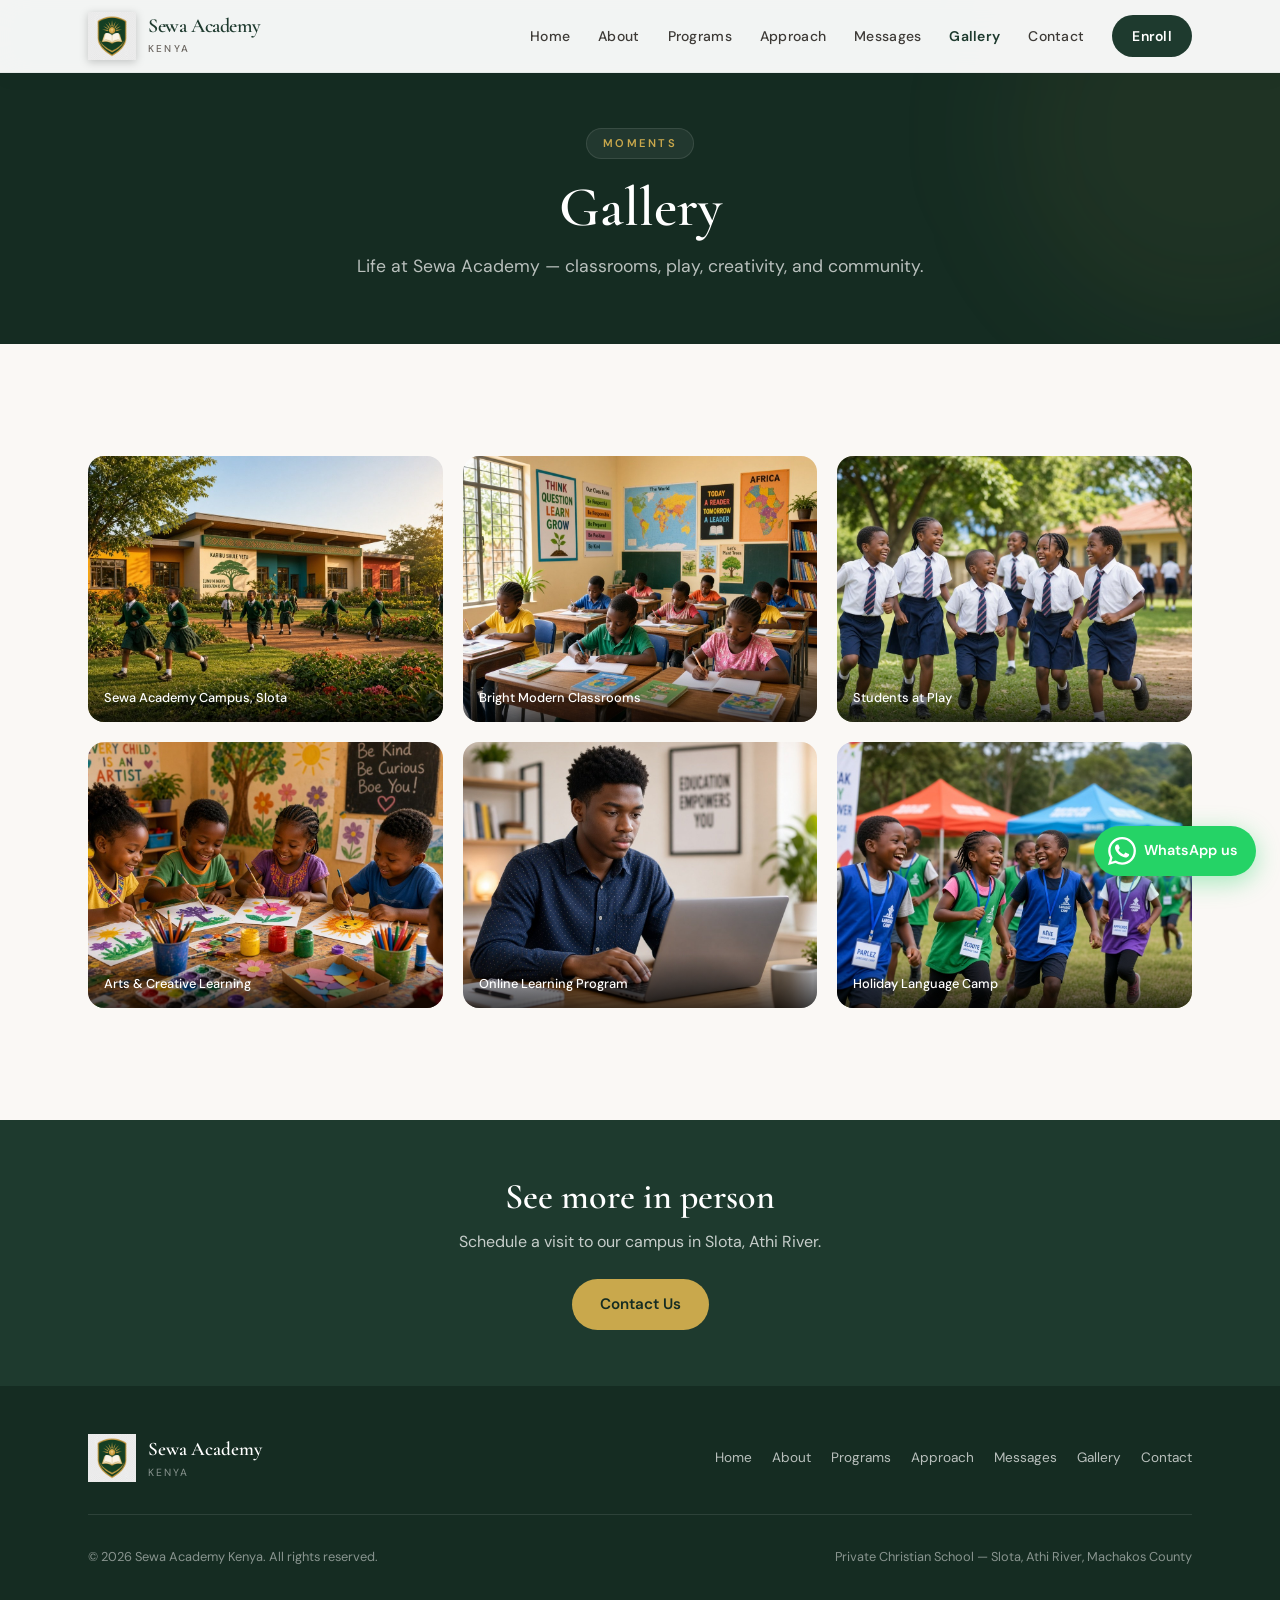
<file: gallery.html>
<!DOCTYPE html>
<html lang="en">
<head>
  <meta charset="UTF-8" />
  <meta name="viewport" content="width=device-width, initial-scale=1.0" />
  <meta name="description" content="Gallery — life at Sewa Academy Kenya: classrooms, play, creativity and community in Slota, Athi River." />
  <meta name="robots" content="index, follow" />
  <link rel="canonical" href="https://sewaacademykenya.weebly.com/gallery.html" />
  <title>Gallery — Sewa Academy Kenya</title>
  <link rel="preconnect" href="https://fonts.googleapis.com" />
  <link rel="preconnect" href="https://fonts.gstatic.com" crossorigin />
  <link href="https://fonts.googleapis.com/css2?family=Cormorant+Garamond:ital,wght@0,400;0,600;1,400&family=DM+Sans:ital,opsz,wght@0,9..40,300;0,9..40,400;0,9..40,500;0,9..40,600;1,9..40,400&display=swap" rel="stylesheet" />
  <link rel="stylesheet" href="styles.css" />
  <link rel="icon" type="image/png" href="img/sewa-academy-logo.png" />
</head>
<body class="page-inner">
  <a href="#main-content" class="skip-link">Skip to main content</a>
  <nav class="site-nav nav-solid" id="site-nav" aria-label="Main navigation">
    <div class="nav-inner">
      <a href="index.html" class="nav-brand"><img src="img/sewa-academy-logo.png" alt="Sewa Academy logo" width="48" height="48" class="nav-logo" /><div class="nav-brand-text"><span class="nav-name">Sewa Academy</span><span class="nav-sub">Kenya</span></div></a>
      <div class="nav-links" id="nav-links">
        <a href="index.html">Home</a><a href="about.html">About</a><a href="programs.html">Programs</a>
        <a href="approach.html">Approach</a><a href="messages.html">Messages</a>
        <a href="gallery.html" class="active">Gallery</a><a href="contact.html">Contact</a>
        <a href="contact.html" class="btn-enroll">Enroll</a>
      </div>
      <button type="button" class="nav-toggle" id="nav-toggle" aria-label="Open navigation menu" aria-expanded="false" aria-controls="nav-links"><span class="hamburger"></span></button>
    </div>
  </nav>
  <main id="main-content">
    <header class="page-hero"><div class="container"><span class="section-tag">Moments</span><h1>Gallery</h1><p>Life at Sewa Academy — classrooms, play, creativity, and community.</p></div></header>
    <section class="section gallery-alt"><div class="container"><div class="gallery-grid">
      <figure class="gallery-item"><img src="img/hero-school.jpg" alt="Sewa Academy Campus, Slota" width="400" height="300" loading="lazy" /><figcaption>Sewa Academy Campus, Slota</figcaption></figure>
      <figure class="gallery-item"><img src="img/classroom.jpg" alt="Bright Modern Classrooms" width="400" height="300" loading="lazy" /><figcaption>Bright Modern Classrooms</figcaption></figure>
      <figure class="gallery-item"><img src="img/students.jpg" alt="Students at Play" width="400" height="300" loading="lazy" /><figcaption>Students at Play</figcaption></figure>
      <figure class="gallery-item"><img src="img/arts-sports.jpg" alt="Arts and Creative Learning" width="400" height="300" loading="lazy" /><figcaption>Arts &amp; Creative Learning</figcaption></figure>
      <figure class="gallery-item"><img src="img/online-learning.jpg" alt="Online Learning Program" width="400" height="300" loading="lazy" /><figcaption>Online Learning Program</figcaption></figure>
      <figure class="gallery-item"><img src="img/holiday-camp.jpg" alt="Holiday Language Camp" width="400" height="300" loading="lazy" /><figcaption>Holiday Language Camp</figcaption></figure>
    </div></div></section>
    <div class="cta-band"><div class="container"><h2>See more in person</h2><p>Schedule a visit to our campus in Slota, Athi River.</p><a href="contact.html" class="btn btn-gold">Contact Us</a></div></div>
  </main>
  <footer class="site-footer"><div class="container"><div class="footer-top"><div class="footer-brand"><img src="img/sewa-academy-logo.png" alt="Sewa Academy logo" width="48" height="48" /><div><div class="footer-name">Sewa Academy</div><div class="footer-sub">Kenya</div></div></div><nav class="footer-nav"><a href="index.html">Home</a><a href="about.html">About</a><a href="programs.html">Programs</a><a href="approach.html">Approach</a><a href="messages.html">Messages</a><a href="gallery.html">Gallery</a><a href="contact.html">Contact</a></nav></div><div class="footer-bottom"><p>&copy; <span id="year"></span> Sewa Academy Kenya. All rights reserved.</p><p>Private Christian School — Slota, Athi River, Machakos County</p></div></div></footer>
  <a href="https://wa.me/254795893804" class="whatsapp-float" target="_blank" rel="noopener noreferrer" aria-label="Chat on WhatsApp"><svg width="28" height="28" viewBox="0 0 24 24" fill="currentColor"><path d="M17.472 14.382c-.297-.149-1.758-.867-2.03-.967-.273-.099-.471-.148-.67.15-.197.297-.767.966-.94 1.164-.173.199-.347.223-.644.075-.297-.15-1.255-.463-2.39-1.475-.883-.788-1.48-1.761-1.653-2.059-.173-.297-.018-.458.13-.606.134-.133.298-.347.446-.52.149-.174.198-.298.298-.497.099-.198.05-.371-.025-.52-.075-.149-.669-1.612-.916-2.207-.242-.579-.487-.5-.669-.51-.173-.008-.371-.01-.57-.01-.198 0-.52.074-.792.372-.272.297-1.04 1.016-1.04 2.479 0 1.462 1.065 2.875 1.213 3.074.149.198 2.096 3.2 5.077 4.487.709.306 1.262.489 1.694.625.712.227 1.36.195 1.871.118.571-.085 1.758-.719 2.006-1.413.248-.694.248-1.289.173-1.413-.074-.124-.272-.198-.57-.347m-5.421 7.403h-.004a9.87 9.87 0 01-5.031-1.378l-.361-.214-3.741.982.998-3.648-.235-.374a9.86 9.86 0 01-1.51-5.26c.001-5.45 4.436-9.884 9.888-9.884 2.64 0 5.122 1.03 6.988 2.898a9.825 9.825 0 012.893 6.994c-.003 5.45-4.435 9.884-9.885 9.884m8.413-18.297A11.815 11.815 0 0012.05 0C5.495 0 .16 5.335.157 11.892c0 2.096.547 4.142 1.588 5.945L.057 24l6.305-1.654a11.882 11.882 0 005.683 1.448h.005c6.554 0 11.89-5.335 11.893-11.893a11.821 11.821 0 00-3.48-8.413z"/></svg><span>WhatsApp us</span></a>
  <script src="script.js"></script>
</body>
</html>
</file>
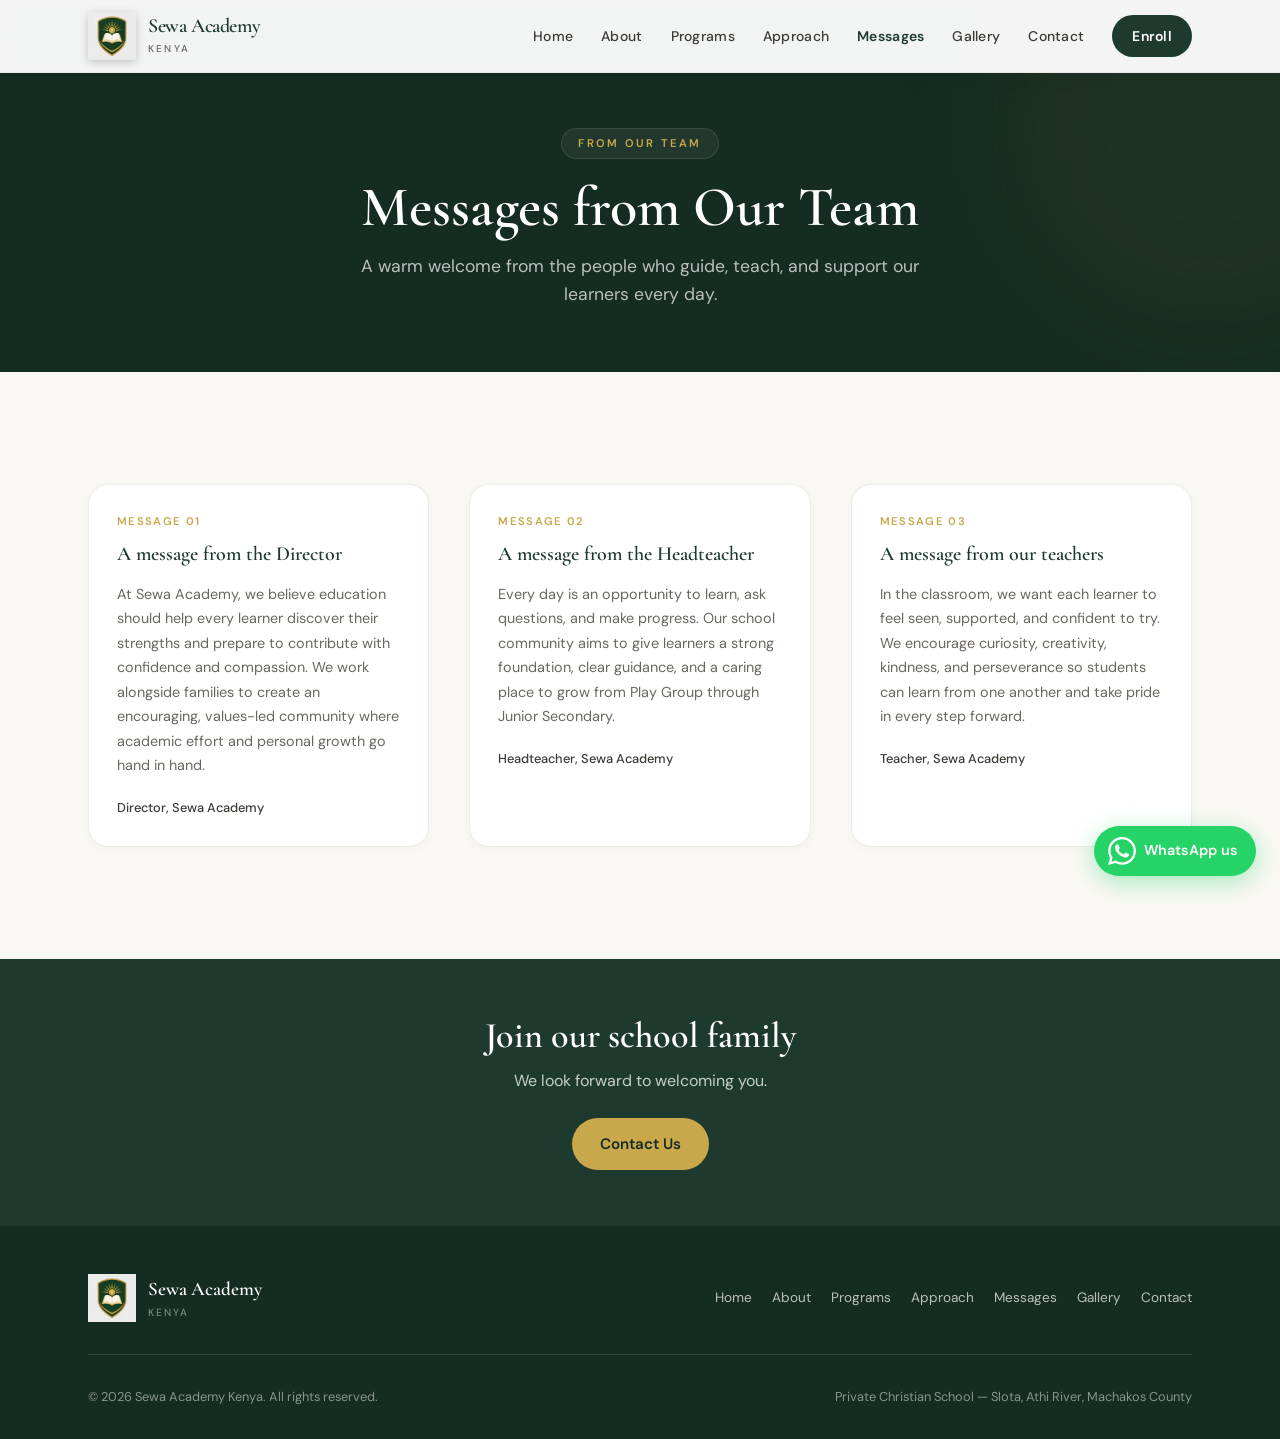
<file: messages.html>
<!DOCTYPE html>
<html lang="en">
<head>
  <meta charset="UTF-8" />
  <meta name="viewport" content="width=device-width, initial-scale=1.0" />
  <meta name="description" content="Messages from the Director, Headteacher and teachers of Sewa Academy Kenya." />
  <meta name="robots" content="index, follow" />
  <link rel="canonical" href="https://sewaacademykenya.weebly.com/messages.html" />
  <title>Messages from Our Team — Sewa Academy Kenya</title>
  <link rel="preconnect" href="https://fonts.googleapis.com" />
  <link rel="preconnect" href="https://fonts.gstatic.com" crossorigin />
  <link href="https://fonts.googleapis.com/css2?family=Cormorant+Garamond:ital,wght@0,400;0,600;1,400&family=DM+Sans:ital,opsz,wght@0,9..40,300;0,9..40,400;0,9..40,500;0,9..40,600;1,9..40,400&display=swap" rel="stylesheet" />
  <link rel="stylesheet" href="styles.css" />
  <link rel="icon" type="image/png" href="img/sewa-academy-logo.png" />
</head>
<body class="page-inner">
  <a href="#main-content" class="skip-link">Skip to main content</a>
  <nav class="site-nav nav-solid" id="site-nav" aria-label="Main navigation">
    <div class="nav-inner">
      <a href="index.html" class="nav-brand"><img src="img/sewa-academy-logo.png" alt="Sewa Academy logo" width="48" height="48" class="nav-logo" /><div class="nav-brand-text"><span class="nav-name">Sewa Academy</span><span class="nav-sub">Kenya</span></div></a>
      <div class="nav-links" id="nav-links">
        <a href="index.html">Home</a><a href="about.html">About</a><a href="programs.html">Programs</a>
        <a href="approach.html">Approach</a><a href="messages.html" class="active">Messages</a>
        <a href="gallery.html">Gallery</a><a href="contact.html">Contact</a>
        <a href="contact.html" class="btn-enroll">Enroll</a>
      </div>
      <button type="button" class="nav-toggle" id="nav-toggle" aria-label="Open navigation menu" aria-expanded="false" aria-controls="nav-links"><span class="hamburger"></span></button>
    </div>
  </nav>
  <main id="main-content">
    <header class="page-hero"><div class="container"><span class="section-tag">From Our Team</span><h1>Messages from Our Team</h1><p>A warm welcome from the people who guide, teach, and support our learners every day.</p></div></header>
    <section class="section messages"><div class="container"><div class="messages-grid">
      <article class="message-card"><span class="message-num">MESSAGE 01</span><h3>A message from the Director</h3><p>At Sewa Academy, we believe education should help every learner discover their strengths and prepare to contribute with confidence and compassion. We work alongside families to create an encouraging, values-led community where academic effort and personal growth go hand in hand.</p><footer>Director, Sewa Academy</footer></article>
      <article class="message-card"><span class="message-num">MESSAGE 02</span><h3>A message from the Headteacher</h3><p>Every day is an opportunity to learn, ask questions, and make progress. Our school community aims to give learners a strong foundation, clear guidance, and a caring place to grow from Play Group through Junior Secondary.</p><footer>Headteacher, Sewa Academy</footer></article>
      <article class="message-card"><span class="message-num">MESSAGE 03</span><h3>A message from our teachers</h3><p>In the classroom, we want each learner to feel seen, supported, and confident to try. We encourage curiosity, creativity, kindness, and perseverance so students can learn from one another and take pride in every step forward.</p><footer>Teacher, Sewa Academy</footer></article>
    </div></div></section>
    <div class="cta-band"><div class="container"><h2>Join our school family</h2><p>We look forward to welcoming you.</p><a href="contact.html" class="btn btn-gold">Contact Us</a></div></div>
  </main>
  <footer class="site-footer"><div class="container"><div class="footer-top"><div class="footer-brand"><img src="img/sewa-academy-logo.png" alt="Sewa Academy logo" width="48" height="48" /><div><div class="footer-name">Sewa Academy</div><div class="footer-sub">Kenya</div></div></div><nav class="footer-nav"><a href="index.html">Home</a><a href="about.html">About</a><a href="programs.html">Programs</a><a href="approach.html">Approach</a><a href="messages.html">Messages</a><a href="gallery.html">Gallery</a><a href="contact.html">Contact</a></nav></div><div class="footer-bottom"><p>&copy; <span id="year"></span> Sewa Academy Kenya. All rights reserved.</p><p>Private Christian School — Slota, Athi River, Machakos County</p></div></div></footer>
  <a href="https://wa.me/254795893804" class="whatsapp-float" target="_blank" rel="noopener noreferrer" aria-label="Chat on WhatsApp"><svg width="28" height="28" viewBox="0 0 24 24" fill="currentColor"><path d="M17.472 14.382c-.297-.149-1.758-.867-2.03-.967-.273-.099-.471-.148-.67.15-.197.297-.767.966-.94 1.164-.173.199-.347.223-.644.075-.297-.15-1.255-.463-2.39-1.475-.883-.788-1.48-1.761-1.653-2.059-.173-.297-.018-.458.13-.606.134-.133.298-.347.446-.52.149-.174.198-.298.298-.497.099-.198.05-.371-.025-.52-.075-.149-.669-1.612-.916-2.207-.242-.579-.487-.5-.669-.51-.173-.008-.371-.01-.57-.01-.198 0-.52.074-.792.372-.272.297-1.04 1.016-1.04 2.479 0 1.462 1.065 2.875 1.213 3.074.149.198 2.096 3.2 5.077 4.487.709.306 1.262.489 1.694.625.712.227 1.36.195 1.871.118.571-.085 1.758-.719 2.006-1.413.248-.694.248-1.289.173-1.413-.074-.124-.272-.198-.57-.347m-5.421 7.403h-.004a9.87 9.87 0 01-5.031-1.378l-.361-.214-3.741.982.998-3.648-.235-.374a9.86 9.86 0 01-1.51-5.26c.001-5.45 4.436-9.884 9.888-9.884 2.64 0 5.122 1.03 6.988 2.898a9.825 9.825 0 012.893 6.994c-.003 5.45-4.435 9.884-9.885 9.884m8.413-18.297A11.815 11.815 0 0012.05 0C5.495 0 .16 5.335.157 11.892c0 2.096.547 4.142 1.588 5.945L.057 24l6.305-1.654a11.882 11.882 0 005.683 1.448h.005c6.554 0 11.89-5.335 11.893-11.893a11.821 11.821 0 00-3.48-8.413z"/></svg><span>WhatsApp us</span></a>
  <script src="script.js"></script>
</body>
</html>
</file>
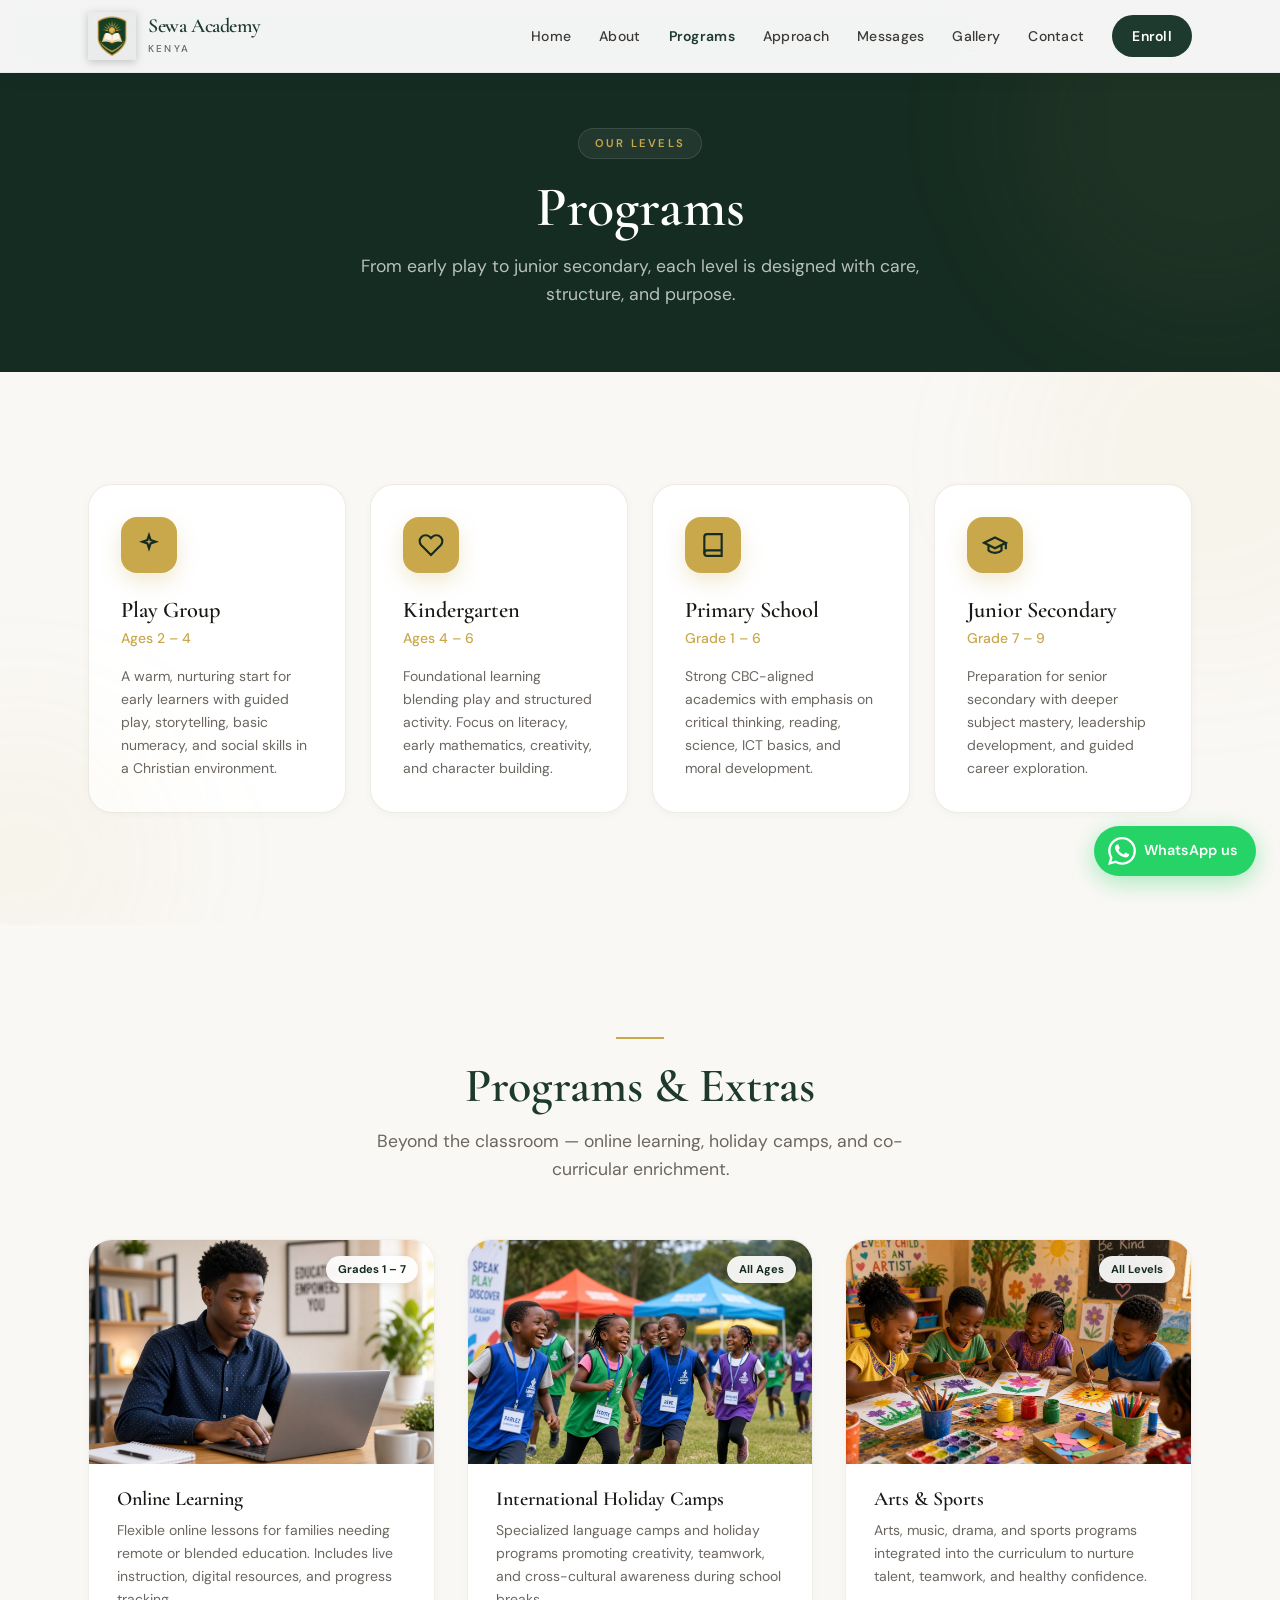
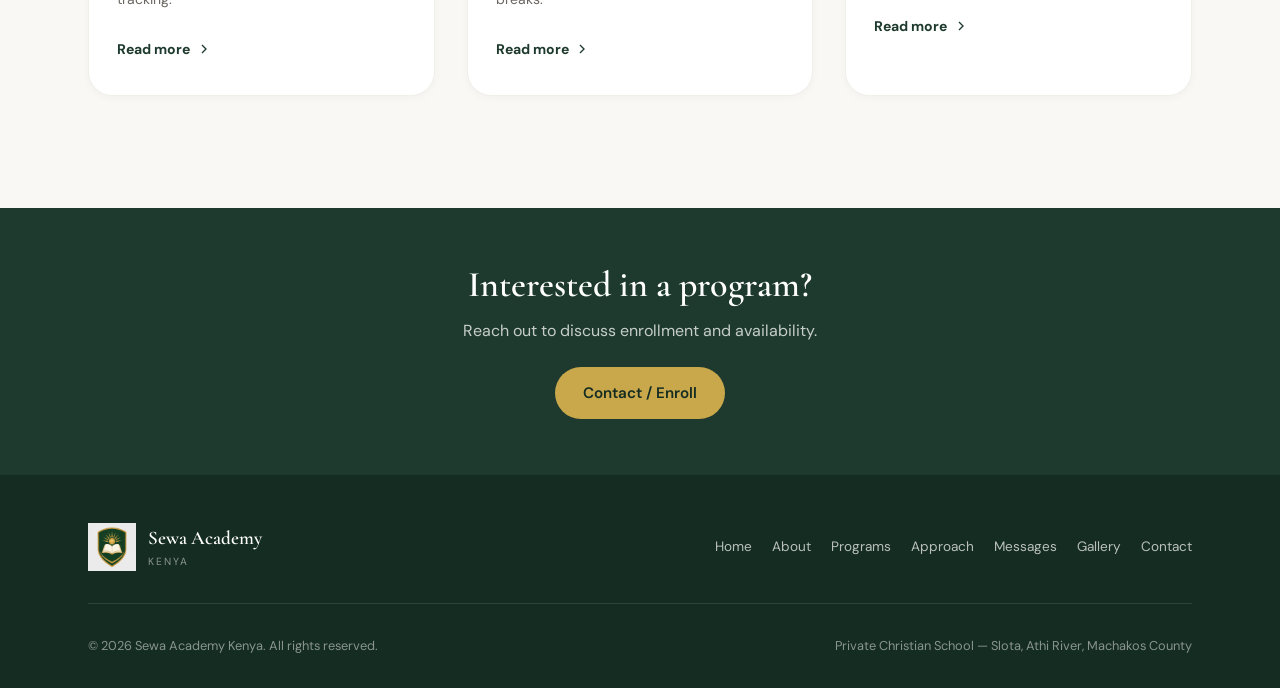
<file: programs.html>
<!DOCTYPE html>
<html lang="en">
<head>
  <meta charset="UTF-8" />
  <meta name="viewport" content="width=device-width, initial-scale=1.0" />
  <meta name="description" content="Programs at Sewa Academy Kenya — Play Group, Kindergarten, Primary (Grade 1–6), Junior Secondary (Grade 7–9), online learning, holiday camps, arts and sports." />
  <meta name="keywords" content="Sewa Academy programs, Play Group Athi River, Kindergarten Machakos, Primary School Grade 1-6, Junior Secondary Kenya" />
  <meta name="robots" content="index, follow" />
  <link rel="canonical" href="https://sewaacademykenya.weebly.com/programs.html" />
  <meta property="og:title" content="Programs — Sewa Academy Kenya" />
  <meta property="og:description" content="From early play to junior secondary, plus online learning, holiday camps, and arts & sports." />
  <meta property="og:image" content="img/students.jpg" />
  <meta property="og:url" content="https://sewaacademykenya.weebly.com/programs.html" />
  <title>Programs — Sewa Academy Kenya | Play Group to Junior Secondary</title>
  <link rel="preconnect" href="https://fonts.googleapis.com" />
  <link rel="preconnect" href="https://fonts.gstatic.com" crossorigin />
  <link href="https://fonts.googleapis.com/css2?family=Cormorant+Garamond:ital,wght@0,400;0,600;1,400&family=DM+Sans:ital,opsz,wght@0,9..40,300;0,9..40,400;0,9..40,500;0,9..40,600;1,9..40,400&display=swap" rel="stylesheet" />
  <link rel="stylesheet" href="styles.css" />
  <link rel="icon" type="image/png" href="img/sewa-academy-logo.png" />
</head>
<body class="page-inner">
  <a href="#main-content" class="skip-link">Skip to main content</a>
  <nav class="site-nav nav-solid" id="site-nav" aria-label="Main navigation">
    <div class="nav-inner">
      <a href="index.html" class="nav-brand" aria-label="Sewa Academy Kenya home">
        <img src="img/sewa-academy-logo.png" alt="Sewa Academy logo" width="48" height="48" class="nav-logo" />
        <div class="nav-brand-text"><span class="nav-name">Sewa Academy</span><span class="nav-sub">Kenya</span></div>
      </a>
      <div class="nav-links" id="nav-links">
        <a href="index.html">Home</a>
        <a href="about.html">About</a>
        <a href="programs.html" class="active">Programs</a>
        <a href="approach.html">Approach</a>
        <a href="messages.html">Messages</a>
        <a href="gallery.html">Gallery</a>
        <a href="contact.html">Contact</a>
        <a href="contact.html" class="btn-enroll">Enroll</a>
      </div>
      <button type="button" class="nav-toggle" id="nav-toggle" aria-label="Open navigation menu" aria-expanded="false" aria-controls="nav-links"><span class="hamburger"></span></button>
    </div>
  </nav>

  <main id="main-content">
    <header class="page-hero">
      <div class="container">
        <span class="section-tag">Our Levels</span>
        <h1>Programs</h1>
        <p>From early play to junior secondary, each level is designed with care, structure, and purpose.</p>
      </div>
    </header>

    <section class="section programs programs-light">
      <div class="container">
        <div class="programs-grid">
          <a href="contact.html" class="program-card">
            <div class="program-icon"><svg width="26" height="26" viewBox="0 0 24 24" fill="none" stroke="currentColor" stroke-width="2"><path d="M12 3l1.5 4.5L18 9l-4.5 1.5L12 15l-1.5-4.5L6 9l4.5-1.5L12 3z"/></svg></div>
            <h3>Play Group</h3><div class="program-age">Ages 2 – 4</div>
            <p>A warm, nurturing start for early learners with guided play, storytelling, basic numeracy, and social skills in a Christian environment.</p>
          </a>
          <a href="contact.html" class="program-card">
            <div class="program-icon"><svg width="26" height="26" viewBox="0 0 24 24" fill="none" stroke="currentColor" stroke-width="2"><path d="M20.84 4.61a5.5 5.5 0 0 0-7.78 0L12 5.67l-1.06-1.06a5.5 5.5 0 0 0-7.78 7.78l1.06 1.06L12 21.23l7.78-7.78 1.06-1.06a5.5 5.5 0 0 0 0-7.78z"/></svg></div>
            <h3>Kindergarten</h3><div class="program-age">Ages 4 – 6</div>
            <p>Foundational learning blending play and structured activity. Focus on literacy, early mathematics, creativity, and character building.</p>
          </a>
          <a href="contact.html" class="program-card">
            <div class="program-icon"><svg width="26" height="26" viewBox="0 0 24 24" fill="none" stroke="currentColor" stroke-width="2"><path d="M4 19.5A2.5 2.5 0 0 1 6.5 17H20"/><path d="M6.5 2H20v20H6.5A2.5 2.5 0 0 1 4 19.5v-15A2.5 2.5 0 0 1 6.5 2z"/></svg></div>
            <h3>Primary School</h3><div class="program-age">Grade 1 – 6</div>
            <p>Strong CBC-aligned academics with emphasis on critical thinking, reading, science, ICT basics, and moral development.</p>
          </a>
          <a href="contact.html" class="program-card">
            <div class="program-icon"><svg width="26" height="26" viewBox="0 0 24 24" fill="none" stroke="currentColor" stroke-width="2"><path d="M22 10v6M2 10l10-5 10 5-10 5z"/><path d="M6 12v5c3 3 9 3 12 0v-5"/></svg></div>
            <h3>Junior Secondary</h3><div class="program-age">Grade 7 – 9</div>
            <p>Preparation for senior secondary with deeper subject mastery, leadership development, and guided career exploration.</p>
          </a>
        </div>
      </div>
    </section>

    <section class="section extras">
      <div class="container">
        <div class="section-header center">
          <div class="decorative-line"></div>
          <h2>Programs &amp; Extras</h2>
          <p>Beyond the classroom — online learning, holiday camps, and co-curricular enrichment.</p>
        </div>
        <div class="extras-grid">
          <article class="extra-card">
            <div class="extra-image">
              <img src="img/online-learning.jpg" alt="Student engaged in online learning" width="400" height="250" loading="lazy" />
              <span class="extra-badge">Grades 1 – 7</span>
            </div>
            <div class="extra-body">
              <h3>Online Learning</h3>
              <p>Flexible online lessons for families needing remote or blended education. Includes live instruction, digital resources, and progress tracking.</p>
              <div class="extra-more" id="extra-0" hidden>
                <p>Learners can review lessons and practice at a pace that suits them. Contact the academy for current schedules, access requirements, and availability for Grades 1–7.</p>
              </div>
              <button type="button" class="read-more" data-target="extra-0" aria-expanded="false" aria-controls="extra-0">Read more <svg width="16" height="16" viewBox="0 0 24 24" fill="none" stroke="currentColor" stroke-width="2"><path d="M9 18l6-6-6-6"/></svg></button>
            </div>
          </article>
          <article class="extra-card">
            <div class="extra-image">
              <img src="img/holiday-camp.jpg" alt="Children at an international holiday camp" width="400" height="250" loading="lazy" />
              <span class="extra-badge">All Ages</span>
            </div>
            <div class="extra-body">
              <h3>International Holiday Camps</h3>
              <p>Specialized language camps and holiday programs promoting creativity, teamwork, and cross-cultural awareness during school breaks.</p>
              <div class="extra-more" id="extra-1" hidden>
                <p>Camp dates, language options, and activities can vary during the year. Get in touch with the academy for upcoming sessions and registration details.</p>
              </div>
              <button type="button" class="read-more" data-target="extra-1" aria-expanded="false" aria-controls="extra-1">Read more <svg width="16" height="16" viewBox="0 0 24 24" fill="none" stroke="currentColor" stroke-width="2"><path d="M9 18l6-6-6-6"/></svg></button>
            </div>
          </article>
          <article class="extra-card">
            <div class="extra-image">
              <img src="img/arts-sports.jpg" alt="Children painting and doing arts activities" width="400" height="250" loading="lazy" />
              <span class="extra-badge">All Levels</span>
            </div>
            <div class="extra-body">
              <h3>Arts &amp; Sports</h3>
              <p>Arts, music, drama, and sports programs integrated into the curriculum to nurture talent, teamwork, and healthy confidence.</p>
              <div class="extra-more" id="extra-2" hidden>
                <p>Creative and physical activities give learners opportunities to explore interests, express ideas, and grow through participation. Ask the academy about current activities and schedules.</p>
              </div>
              <button type="button" class="read-more" data-target="extra-2" aria-expanded="false" aria-controls="extra-2">Read more <svg width="16" height="16" viewBox="0 0 24 24" fill="none" stroke="currentColor" stroke-width="2"><path d="M9 18l6-6-6-6"/></svg></button>
            </div>
          </article>
        </div>
      </div>
    </section>

    <div class="cta-band">
      <div class="container">
        <h2>Interested in a program?</h2>
        <p>Reach out to discuss enrollment and availability.</p>
        <a href="contact.html" class="btn btn-gold">Contact / Enroll</a>
      </div>
    </div>
  </main>

  <footer class="site-footer">
    <div class="container">
      <div class="footer-top">
        <div class="footer-brand">
          <img src="img/sewa-academy-logo.png" alt="Sewa Academy logo" width="48" height="48" />
          <div><div class="footer-name">Sewa Academy</div><div class="footer-sub">Kenya</div></div>
        </div>
        <nav class="footer-nav" aria-label="Footer navigation">
          <a href="index.html">Home</a><a href="about.html">About</a><a href="programs.html">Programs</a>
          <a href="approach.html">Approach</a><a href="messages.html">Messages</a>
          <a href="gallery.html">Gallery</a><a href="contact.html">Contact</a>
        </nav>
      </div>
      <div class="footer-bottom">
        <p>&copy; <span id="year"></span> Sewa Academy Kenya. All rights reserved.</p>
        <p>Private Christian School — Slota, Athi River, Machakos County</p>
      </div>
    </div>
  </footer>
  <a href="https://wa.me/254795893804" class="whatsapp-float" target="_blank" rel="noopener noreferrer" aria-label="Chat with us on WhatsApp">
    <svg width="28" height="28" viewBox="0 0 24 24" fill="currentColor"><path d="M17.472 14.382c-.297-.149-1.758-.867-2.03-.967-.273-.099-.471-.148-.67.15-.197.297-.767.966-.94 1.164-.173.199-.347.223-.644.075-.297-.15-1.255-.463-2.39-1.475-.883-.788-1.48-1.761-1.653-2.059-.173-.297-.018-.458.13-.606.134-.133.298-.347.446-.52.149-.174.198-.298.298-.497.099-.198.05-.371-.025-.52-.075-.149-.669-1.612-.916-2.207-.242-.579-.487-.5-.669-.51-.173-.008-.371-.01-.57-.01-.198 0-.52.074-.792.372-.272.297-1.04 1.016-1.04 2.479 0 1.462 1.065 2.875 1.213 3.074.149.198 2.096 3.2 5.077 4.487.709.306 1.262.489 1.694.625.712.227 1.36.195 1.871.118.571-.085 1.758-.719 2.006-1.413.248-.694.248-1.289.173-1.413-.074-.124-.272-.198-.57-.347m-5.421 7.403h-.004a9.87 9.87 0 01-5.031-1.378l-.361-.214-3.741.982.998-3.648-.235-.374a9.86 9.86 0 01-1.51-5.26c.001-5.45 4.436-9.884 9.888-9.884 2.64 0 5.122 1.03 6.988 2.898a9.825 9.825 0 012.893 6.994c-.003 5.45-4.435 9.884-9.885 9.884m8.413-18.297A11.815 11.815 0 0012.05 0C5.495 0 .16 5.335.157 11.892c0 2.096.547 4.142 1.588 5.945L.057 24l6.305-1.654a11.882 11.882 0 005.683 1.448h.005c6.554 0 11.89-5.335 11.893-11.893a11.821 11.821 0 00-3.48-8.413z"/></svg>
    <span>WhatsApp us</span>
  </a>
  <script src="script.js"></script>
</body>
</html>
</file>
<file: styles.css>
/* ============================================
   Sewa Academy Kenya — Pure CSS (multi-page)
   ============================================ */

:root {
  --font-display: 'Cormorant Garamond', Georgia, serif;
  --font-body: 'DM Sans', system-ui, sans-serif;

  --color-forest: #1e3a2e;
  --color-forest-deep: #152c22;
  --color-forest-light: #2a4e3a;
  --color-gold: #c9a84c;
  --color-gold-light: #dccb7a;
  --color-cream: #f8f6f2;
  --color-stone: #e8e4dc;
  --color-parchment: #faf8f5;
  --color-ink: #1a1814;
  --color-ink-soft: #3d3a36;
  --color-ink-muted: #6b6660;
  --color-white: #ffffff;

  --nav-height: 4.5rem;
  --radius: 1.5rem;
  --shadow: 0 10px 30px rgba(30, 58, 46, 0.08);
  --shadow-lg: 0 20px 40px rgba(30, 58, 46, 0.12);
  --transition: 0.3s ease;
}

*, *::before, *::after { box-sizing: border-box; margin: 0; padding: 0; }

html {
  scroll-behavior: smooth;
  scroll-padding-top: 5.5rem;
  -webkit-font-smoothing: antialiased;
  -moz-osx-font-smoothing: grayscale;
}

body {
  font-family: var(--font-body);
  background-color: var(--color-parchment);
  color: var(--color-ink);
  line-height: 1.6;
  overflow-x: hidden;
}

img { max-width: 100%; height: auto; display: block; }
a { color: inherit; text-decoration: none; }
button { font-family: inherit; cursor: pointer; border: none; background: none; }
ul, ol { list-style: none; }

::selection {
  background: rgba(201, 168, 76, 0.25);
  color: var(--color-forest-deep);
}

.skip-link {
  position: absolute;
  top: -100%;
  left: 1rem;
  background: var(--color-forest);
  color: white;
  padding: 0.75rem 1.25rem;
  border-radius: 0.5rem;
  z-index: 100;
  font-weight: 600;
}
.skip-link:focus { top: 1rem; }

.container {
  width: 100%;
  max-width: 72rem;
  margin: 0 auto;
  padding: 0 1.5rem;
}

.decorative-line {
  width: 48px;
  height: 2px;
  background: var(--color-gold);
  margin-bottom: 1.25rem;
}
.section-header.center .decorative-line { margin-left: auto; margin-right: auto; }

h1, h2, h3 {
  font-family: var(--font-display);
  font-weight: 600;
  line-height: 1.15;
}

/* Buttons */
.btn {
  display: inline-flex;
  align-items: center;
  justify-content: center;
  gap: 0.5rem;
  padding: 0.85rem 1.75rem;
  border-radius: 9999px;
  font-weight: 600;
  font-size: 0.95rem;
  transition: all var(--transition);
  min-height: 2.75rem;
}
.btn-gold {
  background: var(--color-gold);
  color: var(--color-forest-deep);
}
.btn-gold:hover {
  background: var(--color-gold-light);
  box-shadow: 0 8px 20px rgba(201, 168, 76, 0.35);
}
.btn-outline {
  background: transparent;
  color: white;
  border: 1.5px solid rgba(255,255,255,0.5);
}
.btn-outline:hover {
  background: rgba(255,255,255,0.12);
  border-color: white;
}
.btn-outline-dark {
  background: transparent;
  color: var(--color-forest);
  border: 1.5px solid var(--color-forest);
}
.btn-outline-dark:hover {
  background: var(--color-forest);
  color: white;
}
.btn-forest {
  background: var(--color-forest);
  color: white;
}
.btn-forest:hover {
  background: var(--color-forest-deep);
  box-shadow: 0 8px 20px rgba(30, 58, 46, 0.25);
}
.btn-full { width: 100%; }

/* ========== NAVIGATION ========== */
.site-nav {
  position: fixed;
  inset-inline: 0;
  top: 0;
  z-index: 50;
  transition: all 0.3s ease;
  padding: 1.25rem 0;
}
.site-nav.scrolled,
.site-nav.menu-open,
.site-nav.nav-solid {
  background: rgba(255,255,255,0.95);
  backdrop-filter: blur(16px) saturate(120%);
  -webkit-backdrop-filter: blur(16px) saturate(120%);
  border-bottom: 1px solid rgba(30,58,46,0.06);
  box-shadow: 0 4px 20px rgba(0,0,0,0.04);
  padding: 0.75rem 0;
}
.nav-inner {
  max-width: 72rem;
  margin: 0 auto;
  padding: 0 1rem;
  display: flex;
  align-items: center;
  justify-content: space-between;
  gap: 1rem;
}
@media (min-width: 640px) {
  .nav-inner { padding: 0 1.5rem; }
}

.nav-brand {
  display: flex;
  align-items: center;
  gap: 0.75rem;
  min-width: 0;
  color: white;
  transition: color var(--transition);
}
.site-nav.scrolled .nav-brand,
.site-nav.menu-open .nav-brand,
.site-nav.nav-solid .nav-brand { color: var(--color-forest); }
.nav-logo {
  width: 48px;
  height: 48px;
  object-fit: contain;
  flex-shrink: 0;
  filter: drop-shadow(0 2px 4px rgba(0,0,0,0.2));
}
.nav-brand-text { line-height: 1.15; }
.nav-name {
  font-family: var(--font-display);
  font-size: 1.25rem;
  font-weight: 600;
  letter-spacing: -0.02em;
  display: block;
}
.nav-sub {
  font-size: 0.625rem;
  letter-spacing: 0.22em;
  text-transform: uppercase;
  font-weight: 500;
  opacity: 0.85;
}
.site-nav.scrolled .nav-sub,
.site-nav.menu-open .nav-sub,
.site-nav.nav-solid .nav-sub { color: var(--color-ink-muted); opacity: 1; }

.nav-links {
  display: none;
  align-items: center;
  gap: 1rem;
}
@media (min-width: 1024px) {
  .nav-links {
    display: flex;
    gap: 1.25rem;
  }
}
@media (min-width: 1280px) {
  .nav-links { gap: 1.75rem; }
}
.nav-links a {
  font-size: 0.875rem;
  font-weight: 500;
  letter-spacing: 0.02em;
  white-space: nowrap;
  color: rgba(255,255,255,0.9);
  transition: color var(--transition);
}
.nav-links a:hover { color: white; }
.nav-links a.active { color: var(--color-gold); font-weight: 600; }
.site-nav.scrolled .nav-links a,
.site-nav.menu-open .nav-links a,
.site-nav.nav-solid .nav-links a {
  color: var(--color-ink-soft);
}
.site-nav.scrolled .nav-links a:hover,
.site-nav.menu-open .nav-links a:hover,
.site-nav.nav-solid .nav-links a:hover {
  color: var(--color-forest);
}
.site-nav.scrolled .nav-links a.active,
.site-nav.menu-open .nav-links a.active,
.site-nav.nav-solid .nav-links a.active {
  color: var(--color-forest);
  font-weight: 600;
}
.btn-enroll {
  background: var(--color-forest) !important;
  color: white !important;
  padding: 0.6rem 1.25rem !important;
  border-radius: 9999px;
  font-weight: 600 !important;
}
.btn-enroll:hover {
  background: var(--color-forest-deep) !important;
  box-shadow: 0 6px 16px rgba(30, 58, 46, 0.25);
}

.nav-toggle {
  display: flex;
  align-items: center;
  justify-content: center;
  width: 2.75rem;
  height: 2.75rem;
  border-radius: 9999px;
  color: white;
  transition: all var(--transition);
}
.site-nav.scrolled .nav-toggle,
.site-nav.menu-open .nav-toggle,
.site-nav.nav-solid .nav-toggle { color: var(--color-forest); }
.nav-toggle:hover { background: rgba(30, 58, 46, 0.08); }
@media (min-width: 1024px) {
  .nav-toggle { display: none; }
}

.hamburger {
  width: 22px;
  height: 2px;
  background: currentColor;
  position: relative;
  transition: background 0.2s;
}
.hamburger::before,
.hamburger::after {
  content: '';
  position: absolute;
  left: 0;
  width: 22px;
  height: 2px;
  background: currentColor;
  transition: transform 0.25s ease;
}
.hamburger::before { top: -7px; }
.hamburger::after { top: 7px; }
.site-nav.menu-open .hamburger { background: transparent; }
.site-nav.menu-open .hamburger::before { transform: translateY(7px) rotate(45deg); }
.site-nav.menu-open .hamburger::after { transform: translateY(-7px) rotate(-45deg); }

@media (max-width: 1023px) {
  .nav-links {
    display: none;
    position: absolute;
    top: 100%;
    left: 0;
    right: 0;
    flex-direction: column;
    align-items: stretch;
    background: white;
    border-top: 1px solid var(--color-stone);
    box-shadow: 0 20px 40px rgba(0,0,0,0.12);
    padding: 1rem 1.25rem 1.5rem;
    max-height: calc(100svh - 4.5rem);
    overflow-y: auto;
    gap: 0.25rem;
    animation: slideDown 0.25s ease;
  }
  .site-nav.menu-open .nav-links { display: flex; }
  .nav-links a {
    color: var(--color-ink-soft) !important;
    font-size: 1rem;
    font-weight: 600;
    padding: 0.85rem 1rem;
    border-radius: 0.75rem;
    min-height: 3rem;
    display: flex;
    align-items: center;
  }
  .nav-links a:hover {
    background: var(--color-cream);
    color: var(--color-forest) !important;
  }
  .nav-links a.active {
    background: var(--color-cream);
    color: var(--color-forest) !important;
  }
  .nav-links .btn-enroll {
    margin-top: 0.5rem;
    justify-content: center;
    background: var(--color-forest) !important;
    color: white !important;
  }
}

@keyframes slideDown {
  from { opacity: 0; transform: translateY(-12px); }
  to { opacity: 1; transform: translateY(0); }
}

/* ========== PAGE HERO (inner pages) ========== */
.page-hero {
  background: var(--color-forest-deep);
  color: white;
  padding: 8rem 0 4rem;
  text-align: center;
  position: relative;
  overflow: hidden;
}
.page-hero::before {
  content: '';
  position: absolute;
  width: 400px;
  height: 400px;
  border-radius: 50%;
  background: rgba(201, 168, 76, 0.06);
  filter: blur(60px);
  top: -20%;
  right: -10%;
}
.page-hero .container { position: relative; z-index: 1; }
.page-hero .section-tag { margin-bottom: 1rem; }
.page-hero h1 {
  font-size: clamp(2.25rem, 5vw, 3.5rem);
  margin-bottom: 0.75rem;
}
.page-hero p {
  color: rgba(255,255,255,0.7);
  font-size: 1.1rem;
  max-width: 36rem;
  margin: 0 auto;
}

/* ========== HERO (home) ========== */
.hero {
  position: relative;
  min-height: 620px;
  height: 92svh;
  display: flex;
  align-items: center;
  overflow: hidden;
}
.hero-slides { position: absolute; inset: 0; }
.hero-slide {
  position: absolute;
  inset: 0;
  width: 100%;
  height: 100%;
  object-fit: cover;
  object-position: center;
  opacity: 0;
  transition: opacity 1s ease;
}
.hero-slide.active { opacity: 1; }
.hero-overlay {
  position: absolute;
  inset: 0;
  background: rgba(21, 44, 34, 0.65);
}

.hero-content {
  position: relative;
  z-index: 10;
  width: 100%;
  max-width: 72rem;
  margin: 0 auto;
  padding: 5rem 1rem 2rem;
}
@media (min-width: 640px) {
  .hero-content { padding-left: 1.5rem; padding-right: 1.5rem; }
}
.hero-badge {
  display: inline-flex;
  align-items: center;
  gap: 0.5rem;
  background: rgba(255,255,255,0.1);
  backdrop-filter: blur(12px);
  border: 1px solid rgba(255,255,255,0.1);
  color: rgba(255,255,255,0.9);
  font-size: 0.8rem;
  padding: 0.4rem 1rem;
  border-radius: 9999px;
  margin-bottom: 2rem;
  font-weight: 500;
  letter-spacing: 0.02em;
}
.badge-dot {
  width: 6px;
  height: 6px;
  border-radius: 50%;
  background: var(--color-gold);
  animation: pulse 2s infinite;
}
@keyframes pulse {
  0%, 100% { opacity: 1; }
  50% { opacity: 0.4; }
}

.hero-title {
  font-size: clamp(2.25rem, 6vw, 5rem);
  color: white;
  margin-bottom: 1.5rem;
  letter-spacing: -0.02em;
  line-height: 0.96;
}
.hero-title em {
  font-style: italic;
  color: var(--color-gold-light);
  font-weight: 400;
}
.hero-lead {
  color: rgba(255,255,255,0.85);
  font-size: 1.05rem;
  max-width: 36rem;
  margin-bottom: 2rem;
  line-height: 1.65;
  font-weight: 300;
}
.hero-actions {
  display: flex;
  flex-wrap: wrap;
  gap: 0.75rem;
}

.hero-controls {
  position: absolute;
  bottom: 1.5rem;
  left: 50%;
  transform: translateX(-50%);
  z-index: 10;
  display: flex;
  align-items: center;
  gap: 0.5rem;
  background: rgba(0,0,0,0.25);
  backdrop-filter: blur(8px);
  padding: 0.4rem 0.6rem;
  border-radius: 9999px;
}
.hero-btn {
  width: 2.25rem;
  height: 2.25rem;
  display: flex;
  align-items: center;
  justify-content: center;
  color: white;
  border-radius: 50%;
  transition: background 0.2s;
}
.hero-btn:hover { background: rgba(255,255,255,0.15); }
.hero-dots {
  display: flex;
  gap: 0.35rem;
  padding: 0 0.25rem;
}
.hero-dot {
  width: 8px;
  height: 8px;
  border-radius: 50%;
  background: rgba(255,255,255,0.35);
  border: none;
  cursor: pointer;
  transition: all 0.25s;
}
.hero-dot.active {
  background: var(--color-gold);
  width: 22px;
  border-radius: 4px;
}

/* ========== MARQUEE ========== */
.marquee {
  background: var(--color-forest-deep);
  color: rgba(255,255,255,0.7);
  font-size: 0.8rem;
  font-weight: 500;
  letter-spacing: 0.04em;
  overflow: hidden;
  padding: 0.7rem 0;
  white-space: nowrap;
}
.marquee-track {
  display: inline-flex;
  gap: 1.5rem;
  animation: marquee-scroll 28s linear infinite;
  width: max-content;
}
.marquee-track:hover { animation-play-state: paused; }
@keyframes marquee-scroll {
  0% { transform: translateX(0); }
  100% { transform: translateX(-50%); }
}

/* ========== SECTIONS ========== */
.section { padding: 5rem 0; }
@media (min-width: 1024px) {
  .section { padding: 7rem 0; }
}

.section-header { margin-bottom: 3.5rem; }
.section-header.center { text-align: center; }
.section-header h2 {
  font-size: clamp(2rem, 4vw, 3rem);
  color: var(--color-forest);
  margin-bottom: 0.75rem;
}
.section-header.light h2 { color: white; }
.section-header p {
  color: var(--color-ink-muted);
  font-size: 1.1rem;
  max-width: 36rem;
}
.section-header.center p { margin-left: auto; margin-right: auto; }
.section-header.light p { color: rgba(255,255,255,0.7); }
.section-tag {
  display: inline-flex;
  align-items: center;
  gap: 0.5rem;
  background: rgba(255,255,255,0.06);
  border: 1px solid rgba(255,255,255,0.1);
  color: var(--color-gold);
  font-size: 0.7rem;
  text-transform: uppercase;
  letter-spacing: 0.2em;
  padding: 0.35rem 1rem;
  border-radius: 9999px;
  font-weight: 600;
  margin-bottom: 1.25rem;
}

/* ========== ABOUT ========== */
.about { background: var(--color-parchment); }
.about-grid {
  display: grid;
  gap: 2.5rem;
  align-items: center;
}
@media (min-width: 900px) {
  .about-grid {
    grid-template-columns: 1fr 1.1fr;
    gap: 4rem;
  }
}
.about-image {
  border-radius: var(--radius);
  overflow: hidden;
  box-shadow: var(--shadow-lg);
}
.about-image img {
  width: 100%;
  height: 100%;
  object-fit: cover;
  aspect-ratio: 4/3;
}
.about-content h2 {
  font-size: clamp(2rem, 4vw, 2.75rem);
  color: var(--color-forest);
  margin-bottom: 0.75rem;
}
.section-lead {
  color: var(--color-ink-soft);
  font-size: 1.15rem;
  margin-bottom: 1.25rem;
  font-weight: 500;
}
.about-content > p {
  color: var(--color-ink-muted);
  margin-bottom: 2rem;
  line-height: 1.7;
}
.about-stats {
  display: grid;
  grid-template-columns: 1fr 1fr;
  gap: 1rem;
}
.stat-card {
  background: white;
  border-radius: 1rem;
  padding: 1.15rem;
  border: 1px solid rgba(232, 228, 220, 0.8);
  box-shadow: 0 2px 8px rgba(0,0,0,0.03);
  transition: all var(--transition);
}
.stat-card:hover {
  box-shadow: 0 6px 16px rgba(30,58,46,0.08);
  border-color: rgba(201, 168, 76, 0.3);
}
.stat-card svg {
  color: var(--color-gold);
  margin-bottom: 0.5rem;
}
.stat-label {
  font-size: 0.7rem;
  text-transform: uppercase;
  letter-spacing: 0.08em;
  color: var(--color-ink-muted);
  font-weight: 600;
}
.stat-value {
  font-size: 0.9rem;
  font-weight: 500;
  color: var(--color-ink-soft);
  margin-top: 0.15rem;
}

/* ========== PROGRAMS ========== */
.programs {
  background: var(--color-forest-deep);
  color: white;
  position: relative;
  overflow: hidden;
}
.programs::before,
.programs::after {
  content: '';
  position: absolute;
  border-radius: 50%;
  background: rgba(201, 168, 76, 0.05);
  filter: blur(60px);
}
.programs::before {
  width: 400px;
  height: 400px;
  top: -20%;
  right: -10%;
}
.programs::after {
  width: 300px;
  height: 300px;
  bottom: -15%;
  left: -10%;
}
.programs-grid {
  display: grid;
  gap: 1.25rem;
  position: relative;
}
@media (min-width: 640px) {
  .programs-grid { grid-template-columns: 1fr 1fr; }
}
@media (min-width: 1024px) {
  .programs-grid { grid-template-columns: repeat(4, 1fr); gap: 1.5rem; }
}
.program-card {
  background: rgba(255,255,255,0.05);
  border: 1px solid rgba(255,255,255,0.08);
  border-radius: 1.5rem;
  padding: 2rem;
  transition: all 0.35s ease;
  display: block;
  color: inherit;
}
.program-card:hover {
  background: rgba(255,255,255,0.08);
  transform: translateY(-6px);
  box-shadow: 0 20px 40px rgba(0,0,0,0.2);
}
.program-icon {
  width: 3.5rem;
  height: 3.5rem;
  border-radius: 1rem;
  background: var(--color-gold);
  color: var(--color-forest-deep);
  display: flex;
  align-items: center;
  justify-content: center;
  margin-bottom: 1.5rem;
  box-shadow: 0 8px 20px rgba(201, 168, 76, 0.25);
  transition: transform 0.3s;
}
.program-card:hover .program-icon { transform: scale(1.08); }
.program-card h3 {
  font-size: 1.4rem;
  margin-bottom: 0.25rem;
}
.program-age {
  color: var(--color-gold);
  font-size: 0.875rem;
  font-weight: 500;
  margin-bottom: 1rem;
}
.program-card p {
  color: rgba(255,255,255,0.7);
  font-size: 0.875rem;
  line-height: 1.65;
}

.programs-light {
  background: var(--color-parchment);
  color: var(--color-ink);
}
.programs-light .program-card {
  background: white;
  border: 1px solid rgba(232, 228, 220, 0.7);
  color: var(--color-ink);
  box-shadow: 0 2px 10px rgba(0,0,0,0.03);
}
.programs-light .program-card:hover {
  box-shadow: var(--shadow-lg);
  background: white;
}
.programs-light .program-card p {
  color: var(--color-ink-muted);
}

/* ========== APPROACH ========== */
.approach { background: var(--color-cream); }
.approach-grid {
  display: grid;
  gap: 1.5rem;
}
@media (min-width: 768px) {
  .approach-grid { grid-template-columns: repeat(3, 1fr); gap: 2rem; }
}
.approach-card {
  background: white;
  border-radius: 1.5rem;
  padding: 2rem;
  border: 1px solid rgba(232, 228, 220, 0.6);
  box-shadow: 0 2px 10px rgba(0,0,0,0.03);
  transition: all 0.35s ease;
}
.approach-card:hover {
  transform: translateY(-6px);
  box-shadow: var(--shadow-lg);
}
.approach-icon {
  width: 3.5rem;
  height: 3.5rem;
  border-radius: 1rem;
  display: flex;
  align-items: center;
  justify-content: center;
  margin-bottom: 1.5rem;
  box-shadow: 0 4px 12px rgba(0,0,0,0.1);
}
.approach-icon.forest { background: var(--color-forest); color: white; }
.approach-icon.deep { background: var(--color-forest-deep); color: white; }
.approach-icon.gold { background: var(--color-gold); color: var(--color-forest-deep); }
.approach-card h3 {
  font-size: 1.35rem;
  color: var(--color-ink);
  margin-bottom: 0.75rem;
}
.approach-card p {
  color: var(--color-ink-muted);
  font-size: 0.9rem;
  line-height: 1.65;
}

/* ========== EXTRAS ========== */
.extras { background: var(--color-parchment); }
.extras-grid {
  display: grid;
  gap: 1.5rem;
}
@media (min-width: 768px) {
  .extras-grid { grid-template-columns: repeat(3, 1fr); gap: 2rem; }
}
.extra-card {
  background: white;
  border-radius: 1.5rem;
  overflow: hidden;
  border: 1px solid rgba(232, 228, 220, 0.6);
  box-shadow: 0 2px 10px rgba(0,0,0,0.03);
  transition: all 0.35s ease;
}
.extra-card:hover {
  transform: translateY(-6px);
  box-shadow: var(--shadow-lg);
}
.extra-image {
  position: relative;
  height: 14rem;
  overflow: hidden;
}
.extra-image img {
  width: 100%;
  height: 100%;
  object-fit: cover;
  transition: transform 0.7s ease;
}
.extra-card:hover .extra-image img { transform: scale(1.05); }
.extra-badge {
  position: absolute;
  top: 1rem;
  right: 1rem;
  background: rgba(255,255,255,0.92);
  backdrop-filter: blur(6px);
  color: var(--color-forest-deep);
  font-size: 0.7rem;
  font-weight: 700;
  padding: 0.3rem 0.75rem;
  border-radius: 9999px;
  box-shadow: 0 2px 8px rgba(0,0,0,0.08);
}
.extra-body { padding: 1.5rem 1.75rem; }
.extra-body h3 {
  font-size: 1.25rem;
  color: var(--color-ink);
  margin-bottom: 0.5rem;
}
.extra-body > p {
  color: var(--color-ink-muted);
  font-size: 0.875rem;
  line-height: 1.65;
}
.extra-more {
  margin-top: 0.75rem;
  padding-top: 0.75rem;
  border-top: 1px solid var(--color-stone);
}
.extra-more p {
  color: var(--color-ink-muted);
  font-size: 0.875rem;
  line-height: 1.65;
}
.read-more {
  display: inline-flex;
  align-items: center;
  gap: 0.35rem;
  margin-top: 1rem;
  font-size: 0.875rem;
  font-weight: 700;
  color: var(--color-forest);
  min-height: 2.75rem;
  transition: color var(--transition);
}
.read-more:hover { color: var(--color-gold); }
.read-more svg { transition: transform 0.25s; }
.read-more[aria-expanded="true"] svg { transform: rotate(90deg); }

/* ========== MESSAGES ========== */
.messages { background: var(--color-parchment); }
.messages-grid {
  display: grid;
  gap: 2rem;
}
@media (min-width: 768px) {
  .messages-grid { grid-template-columns: repeat(3, 1fr); gap: 2.5rem; }
}
.message-card {
  background: white;
  border-radius: 1.25rem;
  padding: 1.75rem;
  border: 1px solid rgba(232, 228, 220, 0.7);
  box-shadow: 0 2px 10px rgba(0,0,0,0.03);
}
.message-num {
  font-size: 0.7rem;
  letter-spacing: 0.12em;
  color: var(--color-gold);
  font-weight: 600;
  display: block;
  margin-bottom: 0.75rem;
}
.message-card h3 {
  font-size: 1.25rem;
  color: var(--color-forest);
  margin-bottom: 1rem;
}
.message-card p {
  color: var(--color-ink-muted);
  font-size: 0.9rem;
  line-height: 1.7;
  margin-bottom: 1.25rem;
}
.message-card footer {
  font-size: 0.8rem;
  color: var(--color-ink-soft);
  font-weight: 500;
}

/* ========== GALLERY ========== */
.gallery {
  background: var(--color-forest-deep);
  color: white;
}
.gallery-alt {
  background: var(--color-parchment);
  color: var(--color-ink);
}
.gallery-grid {
  display: grid;
  grid-template-columns: 1fr 1fr;
  gap: 1rem;
}
@media (min-width: 768px) {
  .gallery-grid {
    grid-template-columns: repeat(3, 1fr);
    gap: 1.25rem;
  }
}
.gallery-item {
  position: relative;
  border-radius: 1rem;
  overflow: hidden;
  aspect-ratio: 4/3;
}
.gallery-item img {
  width: 100%;
  height: 100%;
  object-fit: cover;
  transition: transform 0.6s ease;
}
.gallery-item:hover img { transform: scale(1.06); }
.gallery-item figcaption {
  position: absolute;
  bottom: 0;
  left: 0;
  right: 0;
  padding: 1.25rem 1rem 0.85rem;
  background: linear-gradient(transparent, rgba(0,0,0,0.7));
  color: white;
  font-size: 0.8rem;
  font-weight: 500;
}

/* ========== CONTACT ========== */
.contact { background: var(--color-cream); }
.contact-grid {
  display: grid;
  gap: 3rem;
}
@media (min-width: 900px) {
  .contact-grid {
    grid-template-columns: 1fr 1.2fr;
    gap: 4rem;
    align-items: start;
  }
}
.contact-item {
  display: flex;
  gap: 1rem;
  margin-bottom: 1.75rem;
}
.contact-icon {
  width: 2.75rem;
  height: 2.75rem;
  border-radius: 0.75rem;
  background: var(--color-forest);
  color: white;
  display: flex;
  align-items: center;
  justify-content: center;
  flex-shrink: 0;
}
.contact-item h3 {
  font-family: var(--font-body);
  font-size: 0.9rem;
  font-weight: 600;
  color: var(--color-ink);
  margin-bottom: 0.2rem;
}
.contact-item p,
.contact-item a {
  color: var(--color-ink-muted);
  font-size: 0.9rem;
  line-height: 1.5;
}
.contact-item a:hover { color: var(--color-forest); text-decoration: underline; }

.contact-form {
  background: white;
  border-radius: 1.5rem;
  padding: 2rem;
  border: 1px solid rgba(232, 228, 220, 0.7);
  box-shadow: var(--shadow);
}
.form-row {
  display: grid;
  gap: 1rem;
}
@media (min-width: 500px) {
  .form-row { grid-template-columns: 1fr 1fr; }
}
.form-group { margin-bottom: 1.15rem; }
.form-group label {
  display: block;
  font-size: 0.8rem;
  font-weight: 600;
  color: var(--color-ink-soft);
  margin-bottom: 0.4rem;
}
.form-group input,
.form-group select,
.form-group textarea {
  width: 100%;
  padding: 0.75rem 1rem;
  border: 1.5px solid var(--color-stone);
  border-radius: 0.75rem;
  font-family: inherit;
  font-size: 0.95rem;
  color: var(--color-ink);
  background: var(--color-parchment);
  transition: border-color 0.2s, box-shadow 0.2s;
}
.form-group input:focus,
.form-group select:focus,
.form-group textarea:focus {
  outline: none;
  border-color: var(--color-gold);
  box-shadow: 0 0 0 3px rgba(201, 168, 76, 0.2);
}
.form-group textarea { resize: vertical; min-height: 100px; }
.form-note {
  margin-top: 1rem;
  font-size: 0.85rem;
  color: var(--color-ink-muted);
  text-align: center;
}
.form-note a {
  color: var(--color-forest);
  font-weight: 600;
  text-decoration: underline;
}

/* ========== CTA band ========== */
.cta-band {
  background: var(--color-forest);
  color: white;
  padding: 3.5rem 0;
  text-align: center;
}
.cta-band h2 {
  font-size: clamp(1.75rem, 3vw, 2.25rem);
  margin-bottom: 0.75rem;
}
.cta-band p {
  color: rgba(255,255,255,0.75);
  margin-bottom: 1.5rem;
  max-width: 30rem;
  margin-left: auto;
  margin-right: auto;
}

/* ========== FOOTER ========== */
.site-footer {
  background: var(--color-forest-deep);
  color: rgba(255,255,255,0.7);
  padding: 3rem 0 2rem;
}
.footer-top {
  display: flex;
  flex-wrap: wrap;
  align-items: center;
  justify-content: space-between;
  gap: 1.5rem;
  margin-bottom: 2rem;
  padding-bottom: 2rem;
  border-bottom: 1px solid rgba(255,255,255,0.1);
}
.footer-brand {
  display: flex;
  align-items: center;
  gap: 0.75rem;
}
.footer-brand img {
  width: 48px;
  height: 48px;
  object-fit: contain;
}
.footer-name {
  font-family: var(--font-display);
  font-size: 1.2rem;
  font-weight: 600;
  color: white;
}
.footer-sub {
  font-size: 0.65rem;
  letter-spacing: 0.2em;
  text-transform: uppercase;
  opacity: 0.7;
}
.footer-nav {
  display: flex;
  flex-wrap: wrap;
  gap: 0.5rem 1.25rem;
}
.footer-nav a {
  font-size: 0.85rem;
  transition: color 0.2s;
}
.footer-nav a:hover { color: var(--color-gold); }
.footer-bottom {
  display: flex;
  flex-wrap: wrap;
  justify-content: space-between;
  gap: 0.5rem;
  font-size: 0.8rem;
  opacity: 0.7;
}

/* ========== WHATSAPP FLOAT ========== */
.whatsapp-float {
  position: fixed;
  bottom: 1.5rem;
  right: 1.5rem;
  z-index: 40;
  display: flex;
  align-items: center;
  gap: 0.5rem;
  background: #25D366;
  color: white;
  padding: 0.7rem 1.15rem 0.7rem 0.85rem;
  border-radius: 9999px;
  font-weight: 600;
  font-size: 0.9rem;
  box-shadow: 0 6px 24px rgba(37, 211, 102, 0.4);
  transition: all 0.25s;
}
.whatsapp-float:hover {
  transform: scale(1.05);
  box-shadow: 0 8px 28px rgba(37, 211, 102, 0.5);
}
.whatsapp-float span { display: none; }
@media (min-width: 640px) {
  .whatsapp-float span { display: inline; }
}

@media (prefers-reduced-motion: reduce) {
  html { scroll-behavior: auto; }
  .marquee-track {
    animation: none;
    width: 100%;
    flex-wrap: wrap;
    justify-content: center;
    white-space: normal;
  }
  *, *::before, *::after {
    animation-duration: 0.01ms !important;
    animation-iteration-count: 1 !important;
    transition-duration: 0.01ms !important;
  }
}
</file>
